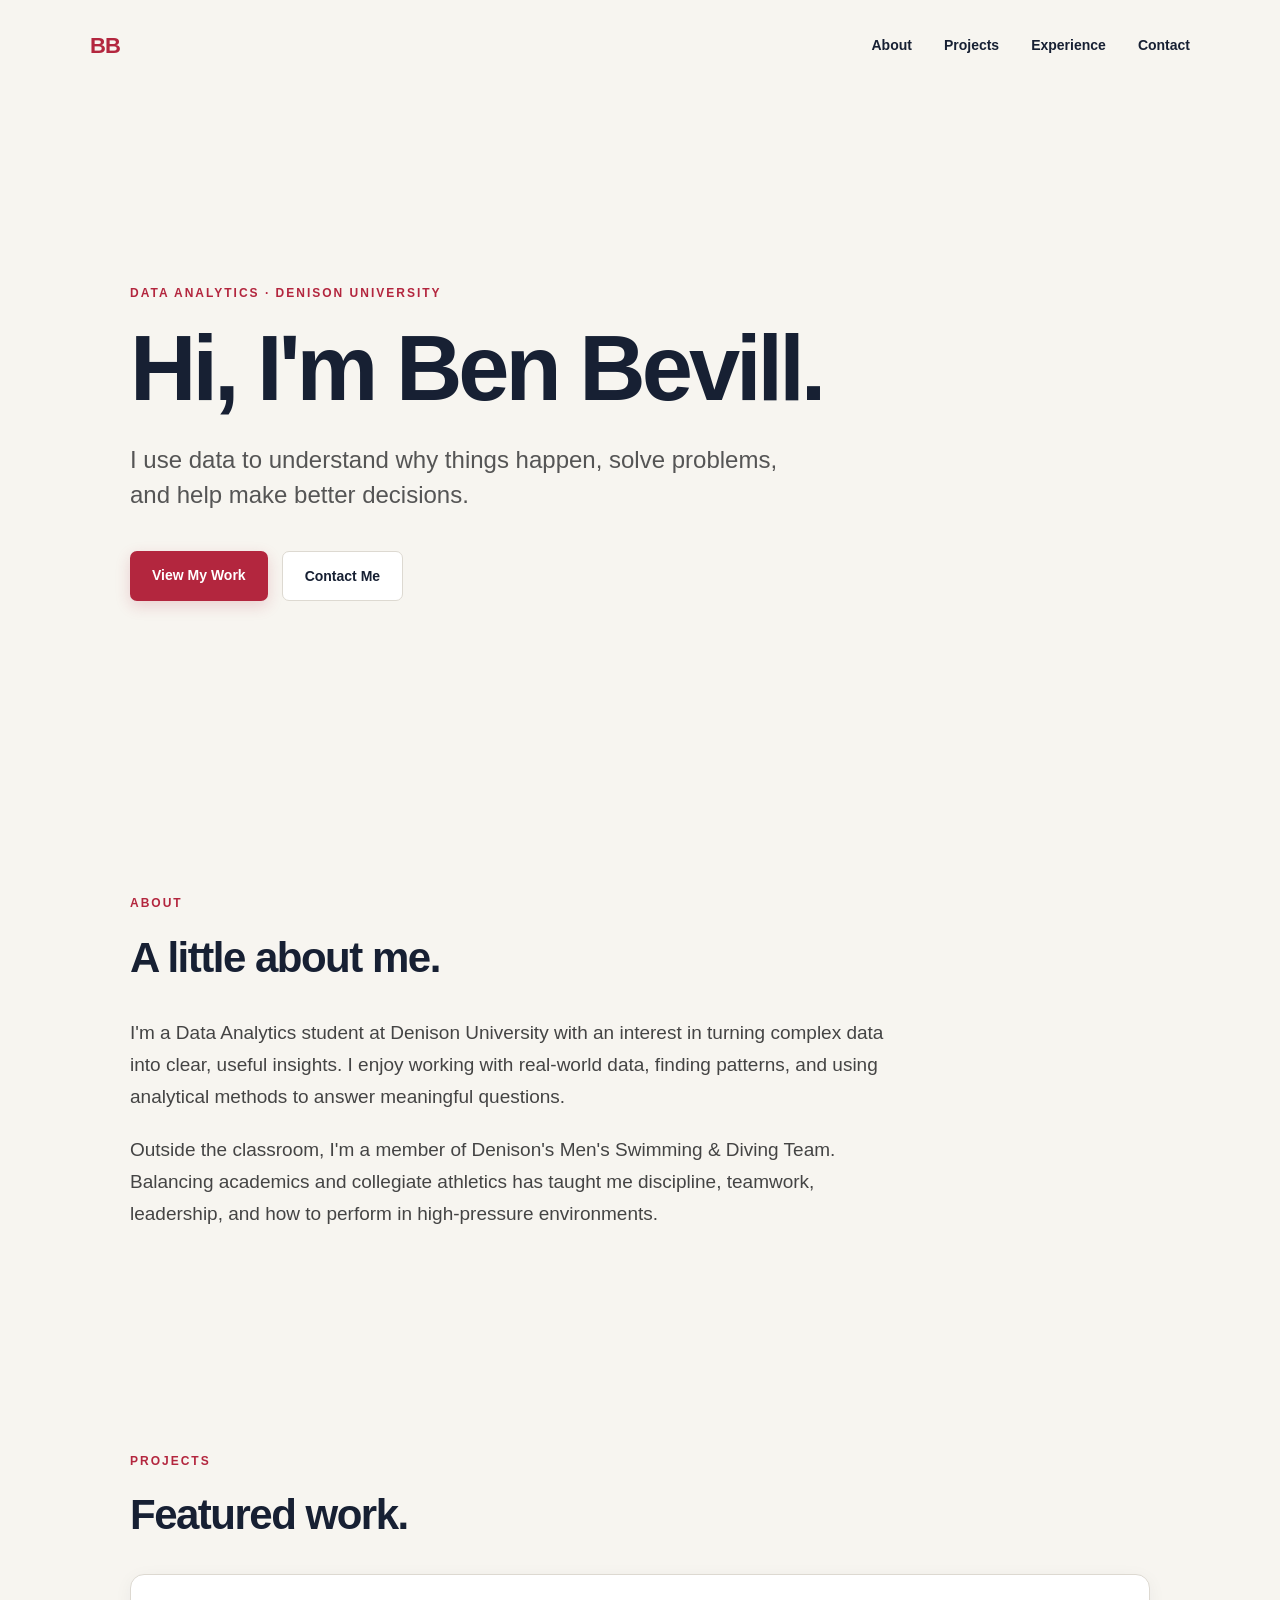
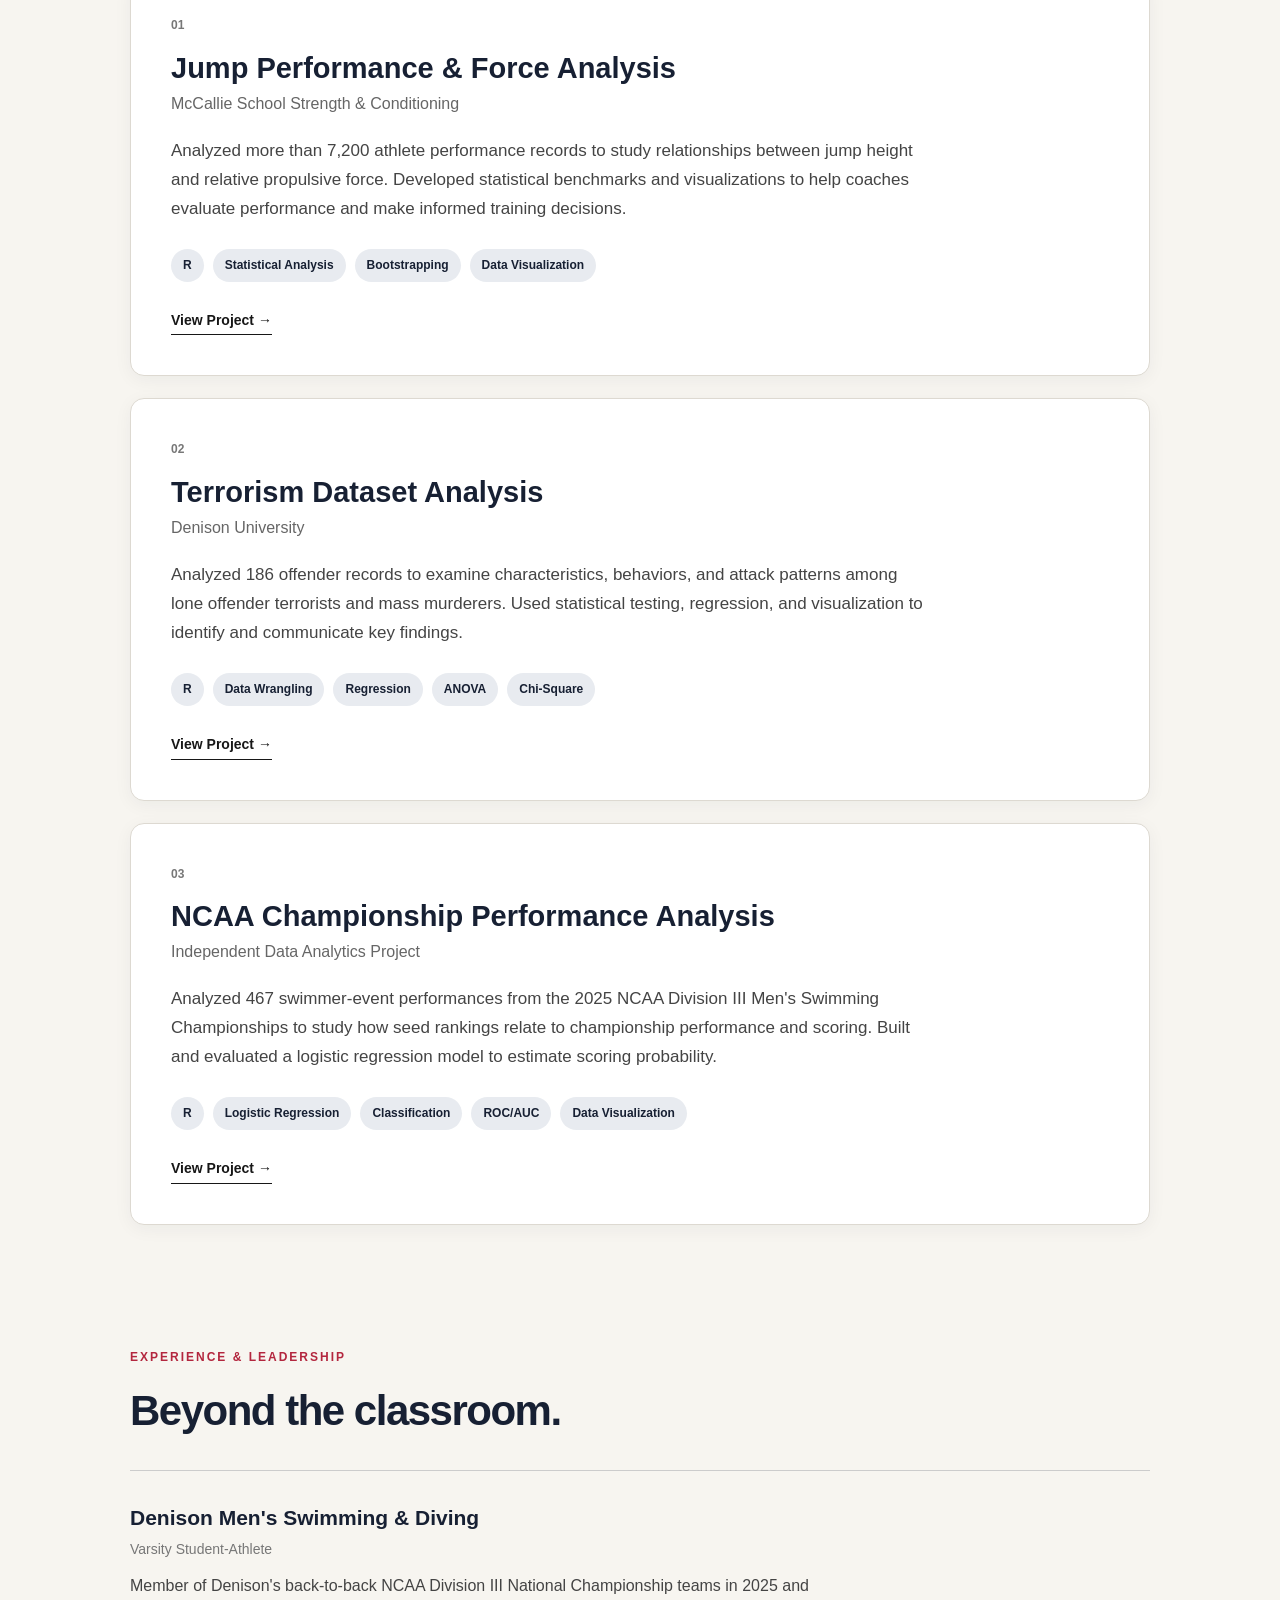
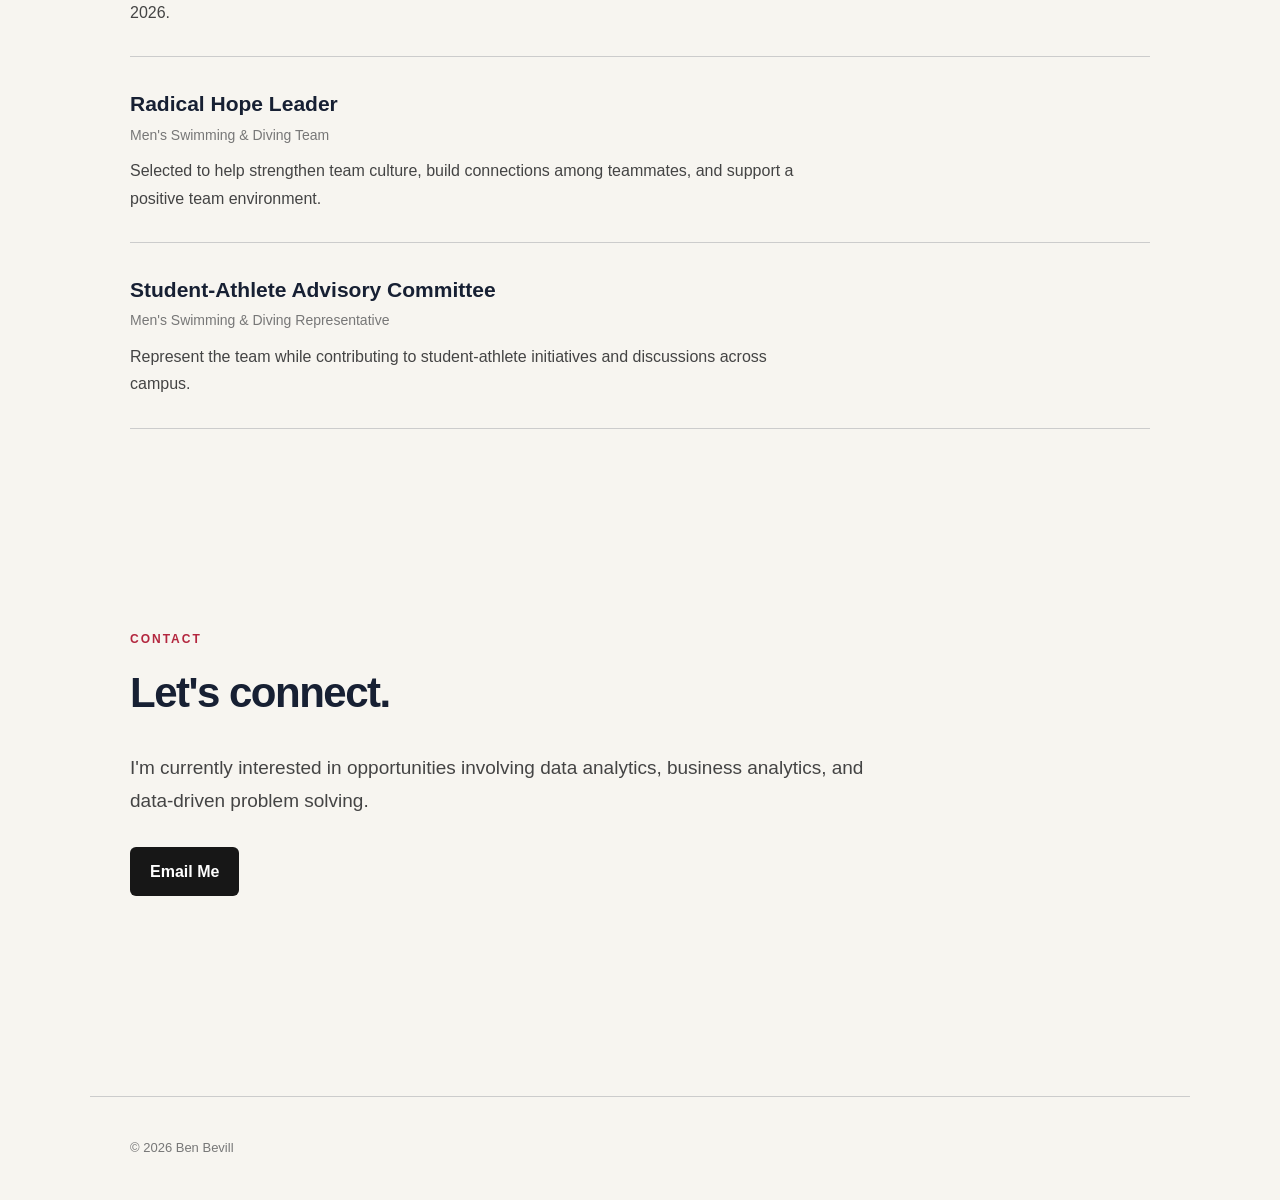
<file: index.html>
<!DOCTYPE html>
<html lang="en">

<head>
    <meta charset="UTF-8">
    <meta name="viewport" content="width=device-width, initial-scale=1.0">

    <title>Ben Bevill | Data Analytics</title>

    <meta
        name="description"
        content="Portfolio of Ben Bevill, a Data Analytics student at Denison University."
    >

    <link rel="stylesheet" href="style.css">
</head>


<body>

    <!-- NAVIGATION -->

    <nav>

        <div class="logo">BB</div>

        <div class="nav-links">
            <a href="#about">About</a>
            <a href="#projects">Projects</a>
            <a href="#experience">Experience</a>
            <a href="#contact">Contact</a>
        </div>

    </nav>


    <main>


        <!-- HERO -->

        <section class="hero">

            <p class="eyebrow">
                DATA ANALYTICS · DENISON UNIVERSITY
            </p>

            <h1>
                Hi, I'm Ben Bevill.
            </h1>

            <p class="hero-text">
                I use data to understand why things happen,
                solve problems, and help make better decisions.
            </p>

            <div class="hero-buttons">

                <a
                    href="#projects"
                    class="primary-button"
                >
                    View My Work
                </a>

                <a
                    href="#contact"
                    class="secondary-button"
                >
                    Contact Me
                </a>

            </div>

        </section>



        <!--  -->

        <section id="about">

            <p class="section-label">
                ABOUT
            </p>

            <h2>
                A little about me.
            </h2>

            <p>
                I'm a Data Analytics student at Denison University
                with an interest in turning complex data into clear,
                useful insights. I enjoy working with real-world data,
                finding patterns, and using analytical methods to
                answer meaningful questions.
            </p>

            <p>
                Outside the classroom, I'm a member of Denison's
                Men's Swimming & Diving Team. Balancing academics
                and collegiate athletics has taught me discipline,
                teamwork, leadership, and how to perform in
                high-pressure environments.
            </p>

        </section>



        <!-- PROJECTS -->

        <section id="projects">

            <p class="section-label">
                PROJECTS
            </p>

            <h2>
                Featured work.
            </h2>


            <!-- MCCALLIE PROJECT -->

            <article class="project-card">

                <p class="project-number">
                    01
                </p>

                <h3>
                    Jump Performance & Force Analysis
                </h3>

                <p class="project-company">
                    McCallie School Strength & Conditioning
                </p>

                <p>
                    Analyzed more than 7,200 athlete performance
                    records to study relationships between jump
                    height and relative propulsive force. Developed
                    statistical benchmarks and visualizations to
                    help coaches evaluate performance and make
                    informed training decisions.
                </p>

                <div class="skills">

                    <span>R</span>
                    <span>Statistical Analysis</span>
                    <span>Bootstrapping</span>
                    <span>Data Visualization</span>

                </div>

                <a
                    href="mccallie.html"
                    class="project-link"
                >
                    View Project →
                </a>

            </article>


            <!-- TERRORISM DATASET PROJECT -->
            
            <article class="project-card">
            
                <p class="project-number">
                    02
                </p>
            
                <h3>
                    Terrorism Dataset Analysis
                </h3>
            
                <p class="project-company">
                    Denison University
                </p>
            
                <p>
                    Analyzed 186 offender records to examine characteristics,
                    behaviors, and attack patterns among lone offender terrorists
                    and mass murderers. Used statistical testing, regression,
                    and visualization to identify and communicate key findings.
                </p>
            
                <div class="skills">
            
                    <span>R</span>
                    <span>Data Wrangling</span>
                    <span>Regression</span>
                    <span>ANOVA</span>
                    <span>Chi-Square</span>
            
                </div>
            
                <a
                    href="terrorism.html"
                    class="project-link"
                >
                    View Project →
                </a>
            
            </article>

        <!-- NCAA SWIMMING PROJECT -->
        
        <article class="project-card">
        
            <p class="project-number">
                03
            </p>
        
            <h3>
                NCAA Championship Performance Analysis
            </h3>
        
            <p class="project-company">
                Independent Data Analytics Project
            </p>
        
            <p>
                Analyzed 467 swimmer-event performances from the 2025
                NCAA Division III Men's Swimming Championships to study
                how seed rankings relate to championship performance
                and scoring. Built and evaluated a logistic regression
                model to estimate scoring probability.
            </p>
        
            <div class="skills">
        
                <span>R</span>
                <span>Logistic Regression</span>
                <span>Classification</span>
                <span>ROC/AUC</span>
                <span>Data Visualization</span>
        
            </div>
        
            <a
                href="swimming.html"
                class="project-link"
            >
                View Project →
            </a>
        
        </article>
        

        <!-- EXPERIENCE & LEADERSHIP -->

        <section id="experience">

            <p class="section-label">
                EXPERIENCE & LEADERSHIP
            </p>

            <h2>
                Beyond the classroom.
            </h2>


            <div class="experience-item">

                <h3>
                    Denison Men's Swimming & Diving
                </h3>

                <p>
                    Varsity Student-Athlete
                </p>

                <p>
                    Member of Denison's back-to-back NCAA
                    Division III National Championship teams
                    in 2025 and 2026.
                </p>

            </div>


            <div class="experience-item">

                <h3>
                    Radical Hope Leader
                </h3>

                <p>
                    Men's Swimming & Diving Team
                </p>

                <p>
                    Selected to help strengthen team culture,
                    build connections among teammates, and
                    support a positive team environment.
                </p>

            </div>


            <div class="experience-item">

                <h3>
                    Student-Athlete Advisory Committee
                </h3>

                <p>
                    Men's Swimming & Diving Representative
                </p>

                <p>
                    Represent the team while contributing to
                    student-athlete initiatives and discussions
                    across campus.
                </p>

            </div>

        </section>



        <!-- CONTACT -->

        <section id="contact">

            <p class="section-label">
                CONTACT
            </p>

            <h2>
                Let's connect.
            </h2>

            <p>
                I'm currently interested in opportunities involving
                data analytics, business analytics, and data-driven
                problem solving.
            </p>


            <div class="contact-links">

                <a href="mailto:bevill_b1@denison.edu">
                    Email Me
                </a>

                <!-- LinkedIn and GitHub will be added here -->

            </div>

        </section>


    </main>



    <!-- FOOTER -->

    <footer>

        <p>
            © 2026 Ben Bevill
        </p>

    </footer>


</body>

</html>
</file>
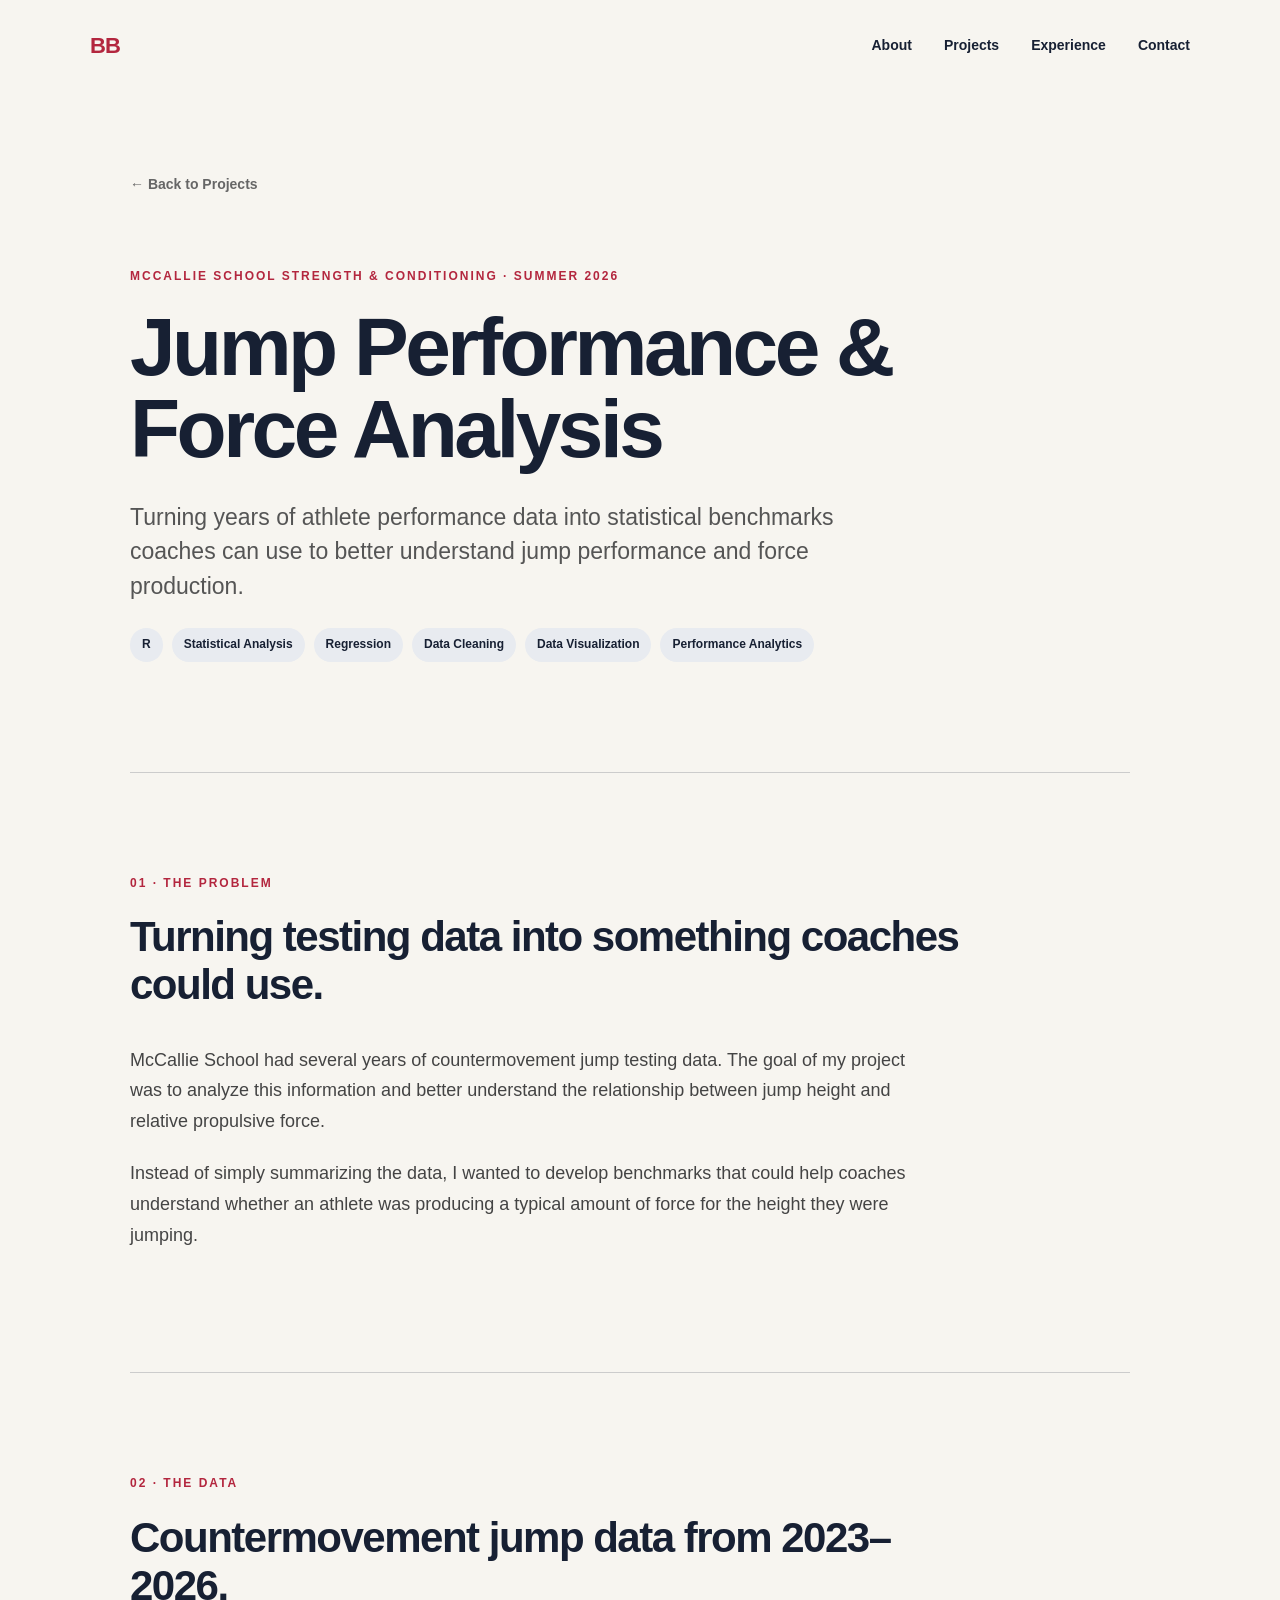
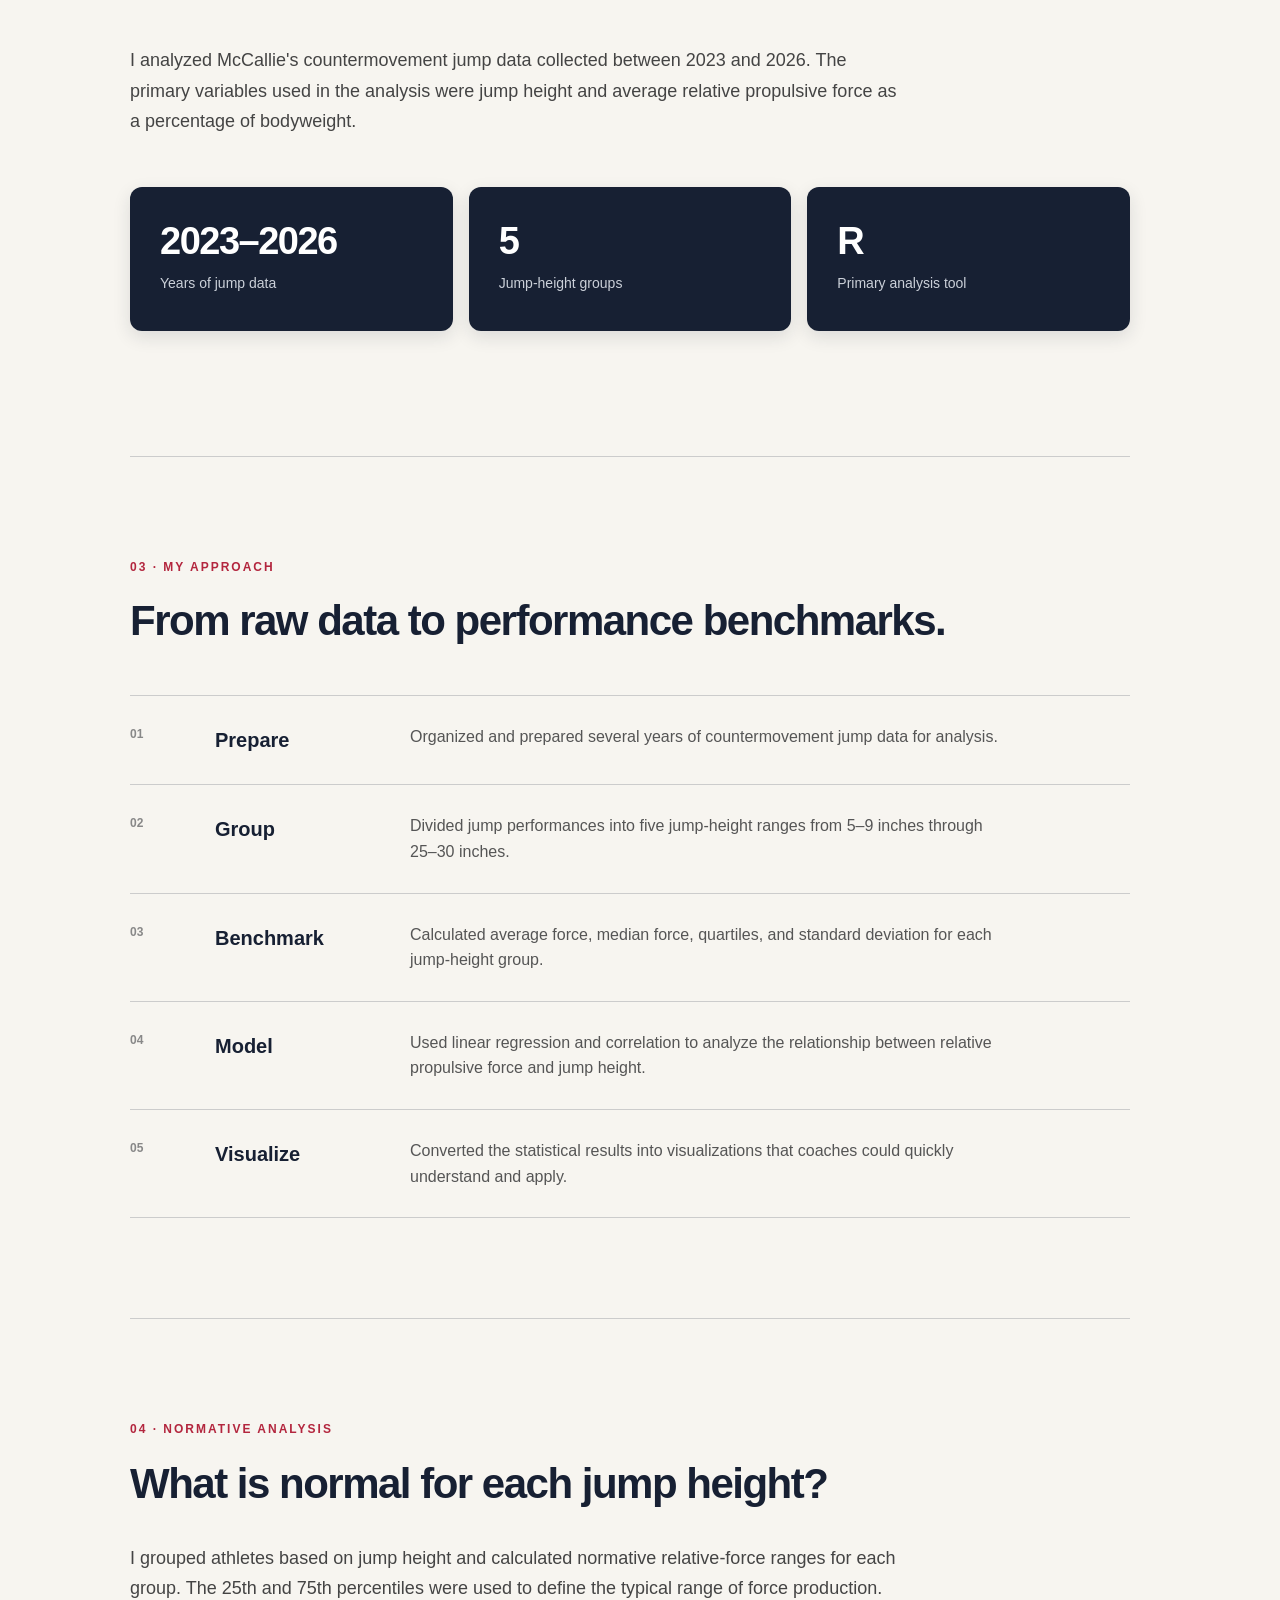
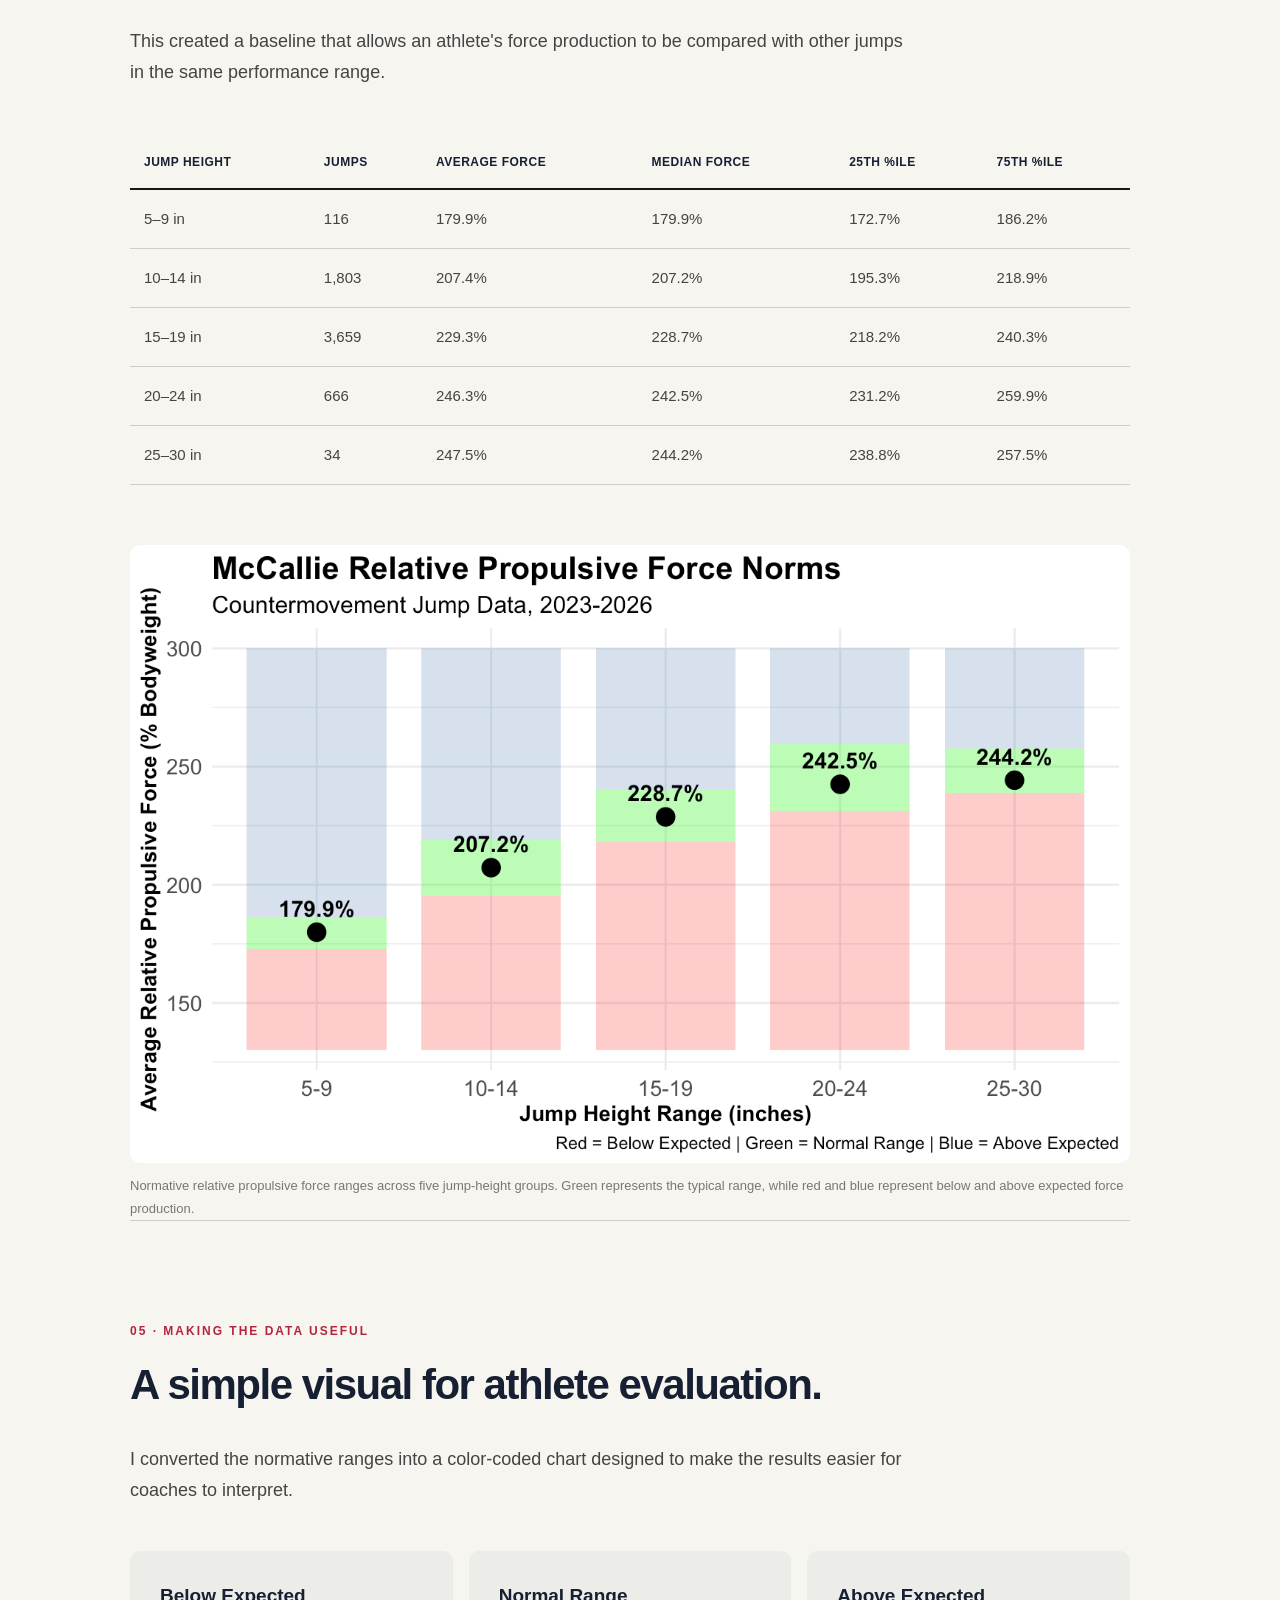
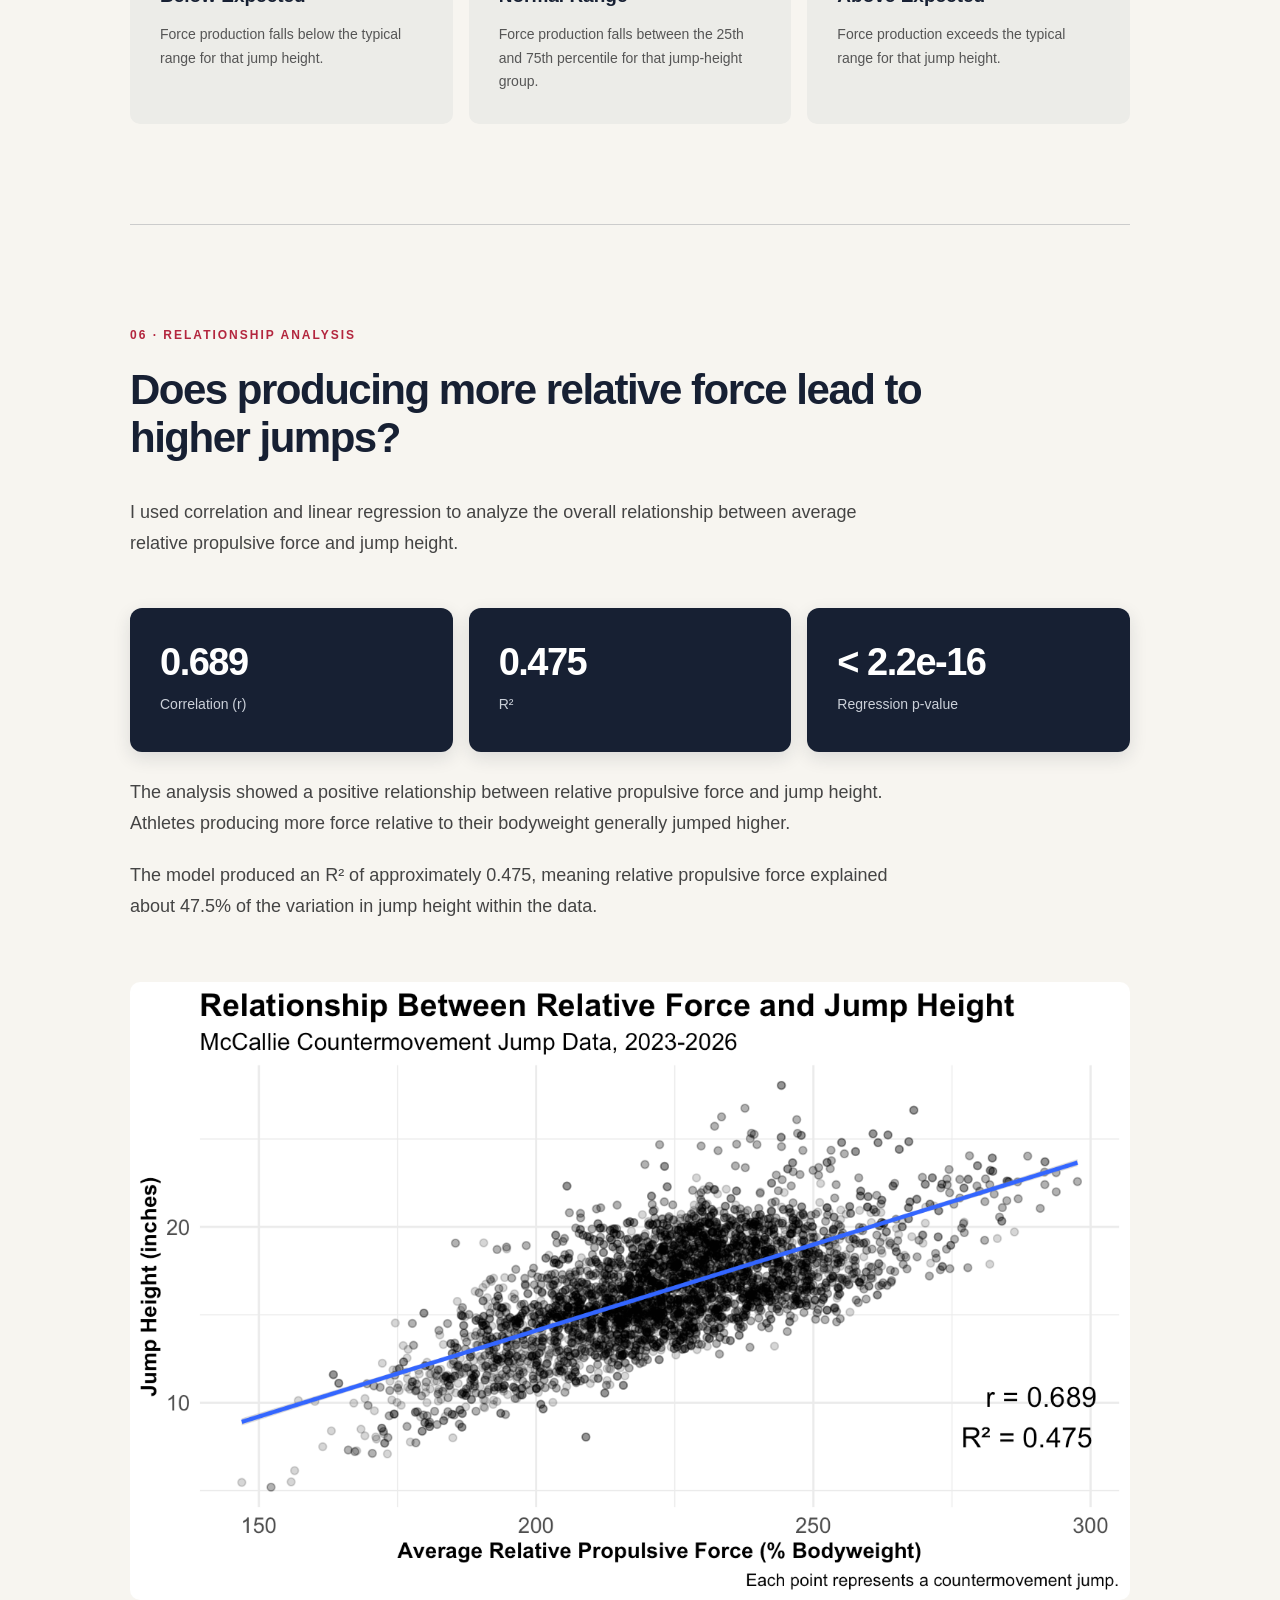
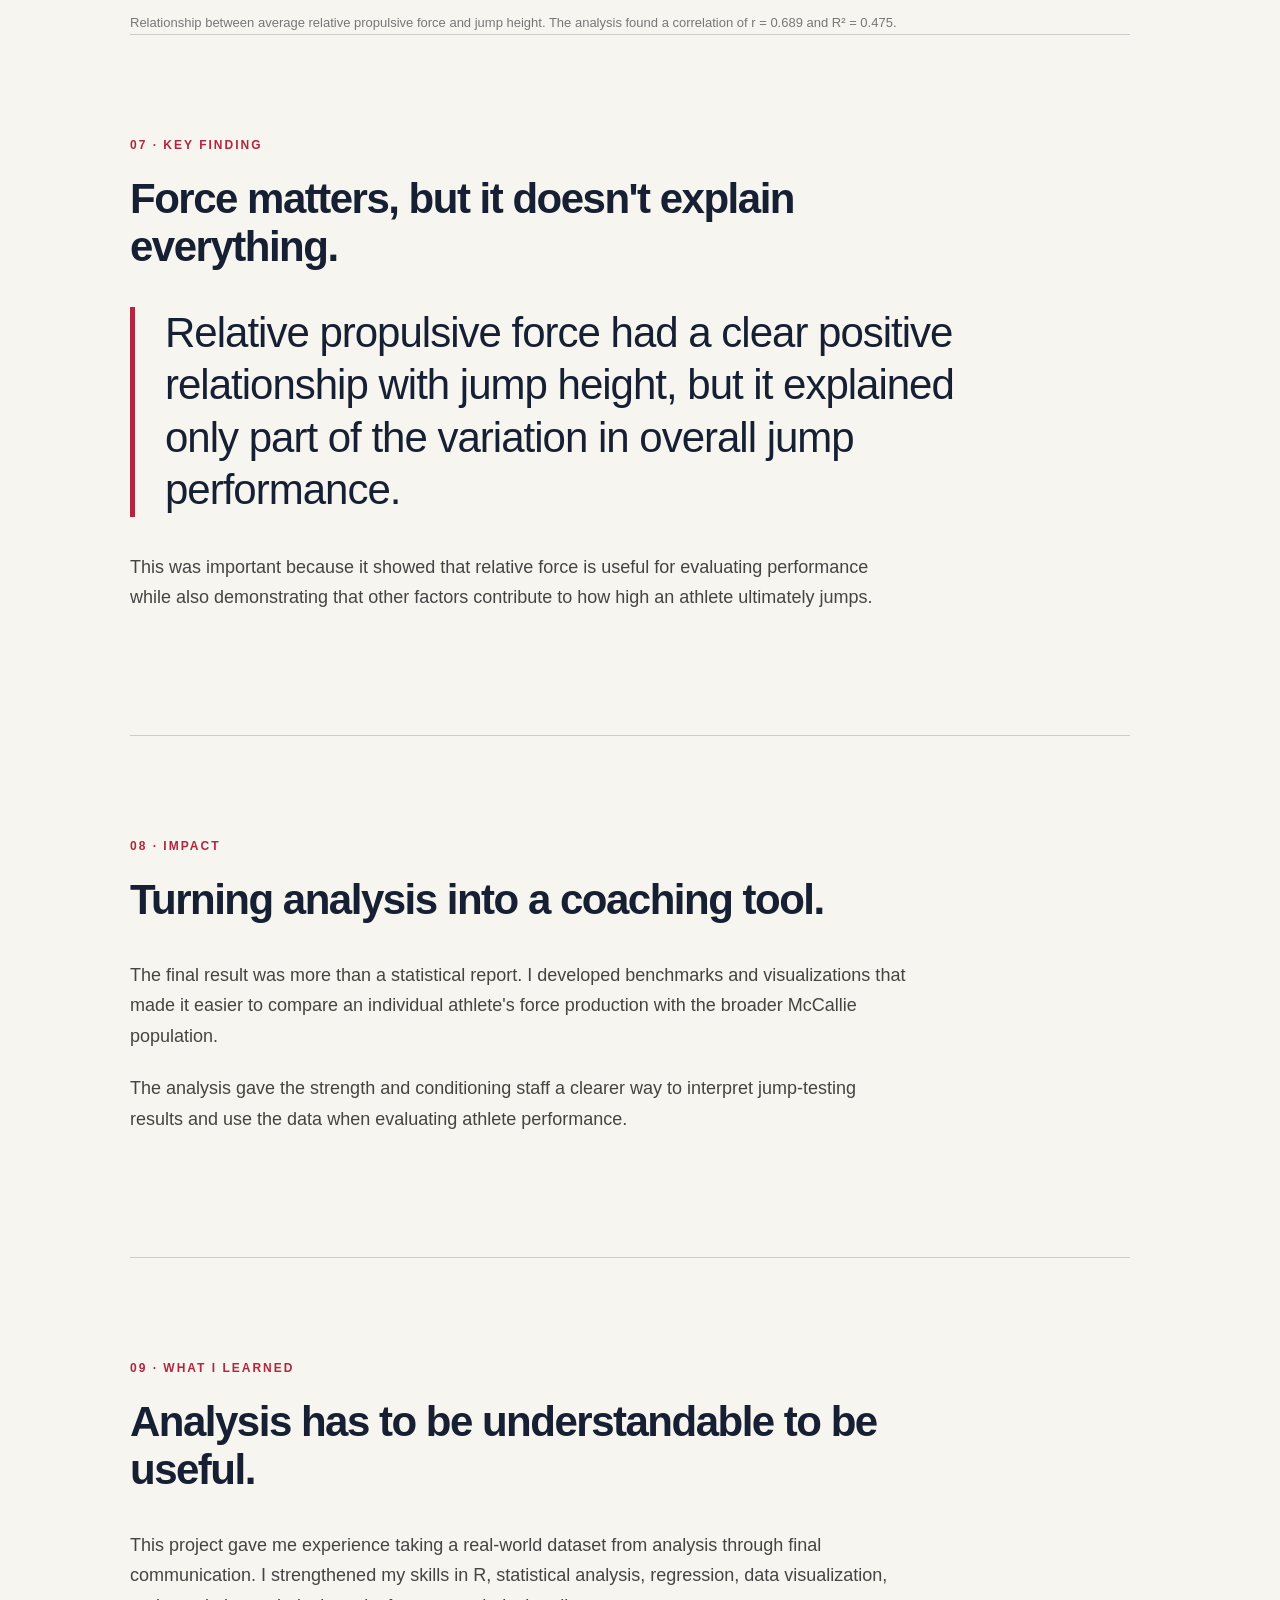
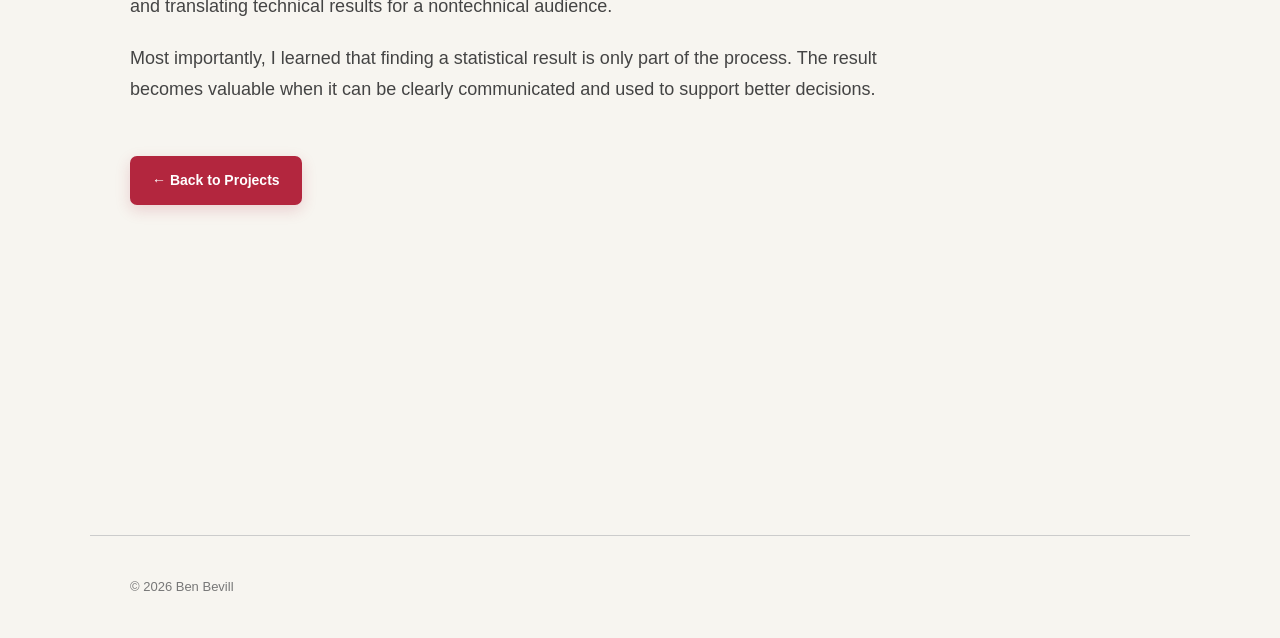
<file: mccallie.html>
<!DOCTYPE html>
<html lang="en">

<head>
    <meta charset="UTF-8">
    <meta name="viewport" content="width=device-width, initial-scale=1.0">

    <title>Jump Performance & Force Analysis | Ben Bevill</title>

    <meta
        name="description"
        content="McCallie School Jump Performance and Relative Propulsive Force Analysis by Ben Bevill."
    >

    <link rel="stylesheet" href="style.css">
</head>

<body>

    <!-- NAVIGATION -->

    <nav>

        <a href="index.html" class="logo">BB</a>

        <div class="nav-links">
            <a href="index.html#about">About</a>
            <a href="index.html#projects">Projects</a>
            <a href="index.html#experience">Experience</a>
            <a href="index.html#contact">Contact</a>
        </div>

    </nav>


    <main>

        <!-- PROJECT HERO -->

        <section class="project-hero">

            <a href="index.html#projects" class="back-link">
                ← Back to Projects
            </a>

            <p class="eyebrow">
                MCCALLIE SCHOOL STRENGTH & CONDITIONING · SUMMER 2026
            </p>

            <h1>
                Jump Performance & Force Analysis
            </h1>

            <p class="project-intro">
                Turning years of athlete performance data into
                statistical benchmarks coaches can use to better
                understand jump performance and force production.
            </p>

            <div class="skills">
                <span>R</span>
                <span>Statistical Analysis</span>
                <span>Regression</span>
                <span>Data Cleaning</span>
                <span>Data Visualization</span>
                <span>Performance Analytics</span>
            </div>

        </section>



        <!-- THE PROBLEM -->

        <section class="case-section">

            <p class="section-label">
                01 · THE PROBLEM
            </p>

            <h2>
                Turning testing data into something coaches could use.
            </h2>

            <p>
                McCallie School had several years of countermovement
                jump testing data. The goal of my project was to analyze
                this information and better understand the relationship
                between jump height and relative propulsive force.
            </p>

            <p>
                Instead of simply summarizing the data, I wanted to
                develop benchmarks that could help coaches understand
                whether an athlete was producing a typical amount of
                force for the height they were jumping.
            </p>

        </section>



        <!-- THE DATA -->

        <section class="case-section">

            <p class="section-label">
                02 · THE DATA
            </p>

            <h2>
                Countermovement jump data from 2023–2026.
            </h2>

            <p>
                I analyzed McCallie's countermovement jump data collected
                between 2023 and 2026. The primary variables used in the
                analysis were jump height and average relative propulsive
                force as a percentage of bodyweight.
            </p>

            <div class="stat-grid">

                <div class="stat-card">
                    <h3>2023–2026</h3>
                    <p>Years of jump data</p>
                </div>

                <div class="stat-card">
                    <h3>5</h3>
                    <p>Jump-height groups</p>
                </div>

                <div class="stat-card">
                    <h3>R</h3>
                    <p>Primary analysis tool</p>
                </div>

            </div>

        </section>



        <!-- ANALYTICAL APPROACH -->

        <section class="case-section">

            <p class="section-label">
                03 · MY APPROACH
            </p>

            <h2>
                From raw data to performance benchmarks.
            </h2>

            <div class="process-grid">

                <div class="process-step">

                    <p>01</p>

                    <h3>Prepare</h3>

                    <span>
                        Organized and prepared several years of
                        countermovement jump data for analysis.
                    </span>

                </div>


                <div class="process-step">

                    <p>02</p>

                    <h3>Group</h3>

                    <span>
                        Divided jump performances into five jump-height
                        ranges from 5–9 inches through 25–30 inches.
                    </span>

                </div>


                <div class="process-step">

                    <p>03</p>

                    <h3>Benchmark</h3>

                    <span>
                        Calculated average force, median force,
                        quartiles, and standard deviation for each
                        jump-height group.
                    </span>

                </div>


                <div class="process-step">

                    <p>04</p>

                    <h3>Model</h3>

                    <span>
                        Used linear regression and correlation to
                        analyze the relationship between relative
                        propulsive force and jump height.
                    </span>

                </div>


                <div class="process-step">

                    <p>05</p>

                    <h3>Visualize</h3>

                    <span>
                        Converted the statistical results into
                        visualizations that coaches could quickly
                        understand and apply.
                    </span>

                </div>

            </div>

        </section>



        <!-- NORMATIVE ANALYSIS -->

        <section class="case-section">

            <p class="section-label">
                04 · NORMATIVE ANALYSIS
            </p>

            <h2>
                What is normal for each jump height?
            </h2>

            <p>
                I grouped athletes based on jump height and calculated
                normative relative-force ranges for each group. The
                25th and 75th percentiles were used to define the
                typical range of force production.
            </p>

            <p>
                This created a baseline that allows an athlete's force
                production to be compared with other jumps in the same
                performance range.
            </p>


            <!-- NORMATIVE TABLE -->

            <div class="table-wrapper">

                <table class="project-table">

                    <thead>

                        <tr>
                            <th>Jump Height</th>
                            <th>Jumps</th>
                            <th>Average Force</th>
                            <th>Median Force</th>
                            <th>25th %ile</th>
                            <th>75th %ile</th>
                        </tr>

                    </thead>

                    <tbody>

                        <tr>
                            <td>5–9 in</td>
                            <td>116</td>
                            <td>179.9%</td>
                            <td>179.9%</td>
                            <td>172.7%</td>
                            <td>186.2%</td>
                        </tr>

                        <tr>
                            <td>10–14 in</td>
                            <td>1,803</td>
                            <td>207.4%</td>
                            <td>207.2%</td>
                            <td>195.3%</td>
                            <td>218.9%</td>
                        </tr>

                        <tr>
                            <td>15–19 in</td>
                            <td>3,659</td>
                            <td>229.3%</td>
                            <td>228.7%</td>
                            <td>218.2%</td>
                            <td>240.3%</td>
                        </tr>

                        <tr>
                            <td>20–24 in</td>
                            <td>666</td>
                            <td>246.3%</td>
                            <td>242.5%</td>
                            <td>231.2%</td>
                            <td>259.9%</td>
                        </tr>

                        <tr>
                            <td>25–30 in</td>
                            <td>34</td>
                            <td>247.5%</td>
                            <td>244.2%</td>
                            <td>238.8%</td>
                            <td>257.5%</td>
                        </tr>

                    </tbody>

                </table>

            </div>


            <!--  PLACEHOLDER -->

            <div class="project-visual-container">

                <img
                    src="images/RelativeForceNorms.png"
                    alt="McCallie Relative Propulsive Force Norms by jump height"
                    class="project-visual"
                >
            
                <p class="visual-caption">
                    Normative relative propulsive force ranges across five
                    jump-height groups. Green represents the typical range,
                    while red and blue represent below and above expected
                    force production.
                </p>
            
            </div>
    

        <!-- VISUALIZATION EXPLANATION -->

        <section class="case-section">

            <p class="section-label">
                05 · MAKING THE DATA USEFUL
            </p>

            <h2>
                A simple visual for athlete evaluation.
            </h2>

            <p>
                I converted the normative ranges into a color-coded
                chart designed to make the results easier for coaches
                to interpret.
            </p>

            <div class="legend-grid">

                <div class="legend-item">
                    <h3>Below Expected</h3>
                    <p>
                        Force production falls below the typical range
                        for that jump height.
                    </p>
                </div>

                <div class="legend-item">
                    <h3>Normal Range</h3>
                    <p>
                        Force production falls between the 25th and
                        75th percentile for that jump-height group.
                    </p>
                </div>

                <div class="legend-item">
                    <h3>Above Expected</h3>
                    <p>
                        Force production exceeds the typical range
                        for that jump height.
                    </p>
                </div>

            </div>

        </section>



        <!-- REGRESSION -->

        <section class="case-section">

            <p class="section-label">
                06 · RELATIONSHIP ANALYSIS
            </p>

            <h2>
                Does producing more relative force lead to higher jumps?
            </h2>

            <p>
                I used correlation and linear regression to analyze
                the overall relationship between average relative
                propulsive force and jump height.
            </p>


            <div class="stat-grid">

                <div class="stat-card">
                    <h3>0.689</h3>
                    <p>Correlation (r)</p>
                </div>

                <div class="stat-card">
                    <h3>0.475</h3>
                    <p>R²</p>
                </div>

                <div class="stat-card">
                    <h3>&lt; 2.2e-16</h3>
                    <p>Regression p-value</p>
                </div>

            </div>


            <p>
                The analysis showed a positive relationship between
                relative propulsive force and jump height. Athletes
                producing more force relative to their bodyweight
                generally jumped higher.
            </p>

            <p>
                The model produced an R² of approximately 0.475,
                meaning relative propulsive force explained about
                47.5% of the variation in jump height within the data.
            </p>


            <!-- SCATTERPLOT PLACEHOLDER -->

          <div class="project-visual-container">

            <img
                src="images/RelativeForce_JumpHeight.png"
                alt="Relationship between relative propulsive force and jump height"
                class="project-visual"
            >
        
            <p class="visual-caption">
                Relationship between average relative propulsive force
                and jump height. The analysis found a correlation of
                r = 0.689 and R² = 0.475.
            </p>
        
        </div>


        <!-- KEY FINDING -->

        <section class="case-section">

            <p class="section-label">
                07 · KEY FINDING
            </p>

            <h2>
                Force matters, but it doesn't explain everything.
            </h2>

            <p class="large-takeaway">
                Relative propulsive force had a clear positive
                relationship with jump height, but it explained
                only part of the variation in overall jump performance.
            </p>

            <p>
                This was important because it showed that relative
                force is useful for evaluating performance while also
                demonstrating that other factors contribute to how
                high an athlete ultimately jumps.
            </p>

        </section>



        <!-- IMPACT -->

        <section class="case-section">

            <p class="section-label">
                08 · IMPACT
            </p>

            <h2>
                Turning analysis into a coaching tool.
            </h2>

            <p>
                The final result was more than a statistical report.
                I developed benchmarks and visualizations that made it
                easier to compare an individual athlete's force
                production with the broader McCallie population.
            </p>

            <p>
                The analysis gave the strength and conditioning staff
                a clearer way to interpret jump-testing results and
                use the data when evaluating athlete performance.
            </p>

        </section>



        <!-- TAKEAWAY -->

        <section class="case-section final-section">

            <p class="section-label">
                09 · WHAT I LEARNED
            </p>

            <h2>
                Analysis has to be understandable to be useful.
            </h2>

            <p>
                This project gave me experience taking a real-world
                dataset from analysis through final communication.
                I strengthened my skills in R, statistical analysis,
                regression, data visualization, and translating
                technical results for a nontechnical audience.
            </p>

            <p>
                Most importantly, I learned that finding a statistical
                result is only part of the process. The result becomes
                valuable when it can be clearly communicated and used
                to support better decisions.
            </p>


            <a
                href="index.html#projects"
                class="primary-button"
            >
                ← Back to Projects
            </a>

        </section>

    </main>


    <footer>

        <p>
            © 2026 Ben Bevill
        </p>

    </footer>


</body>

</html>
</file>
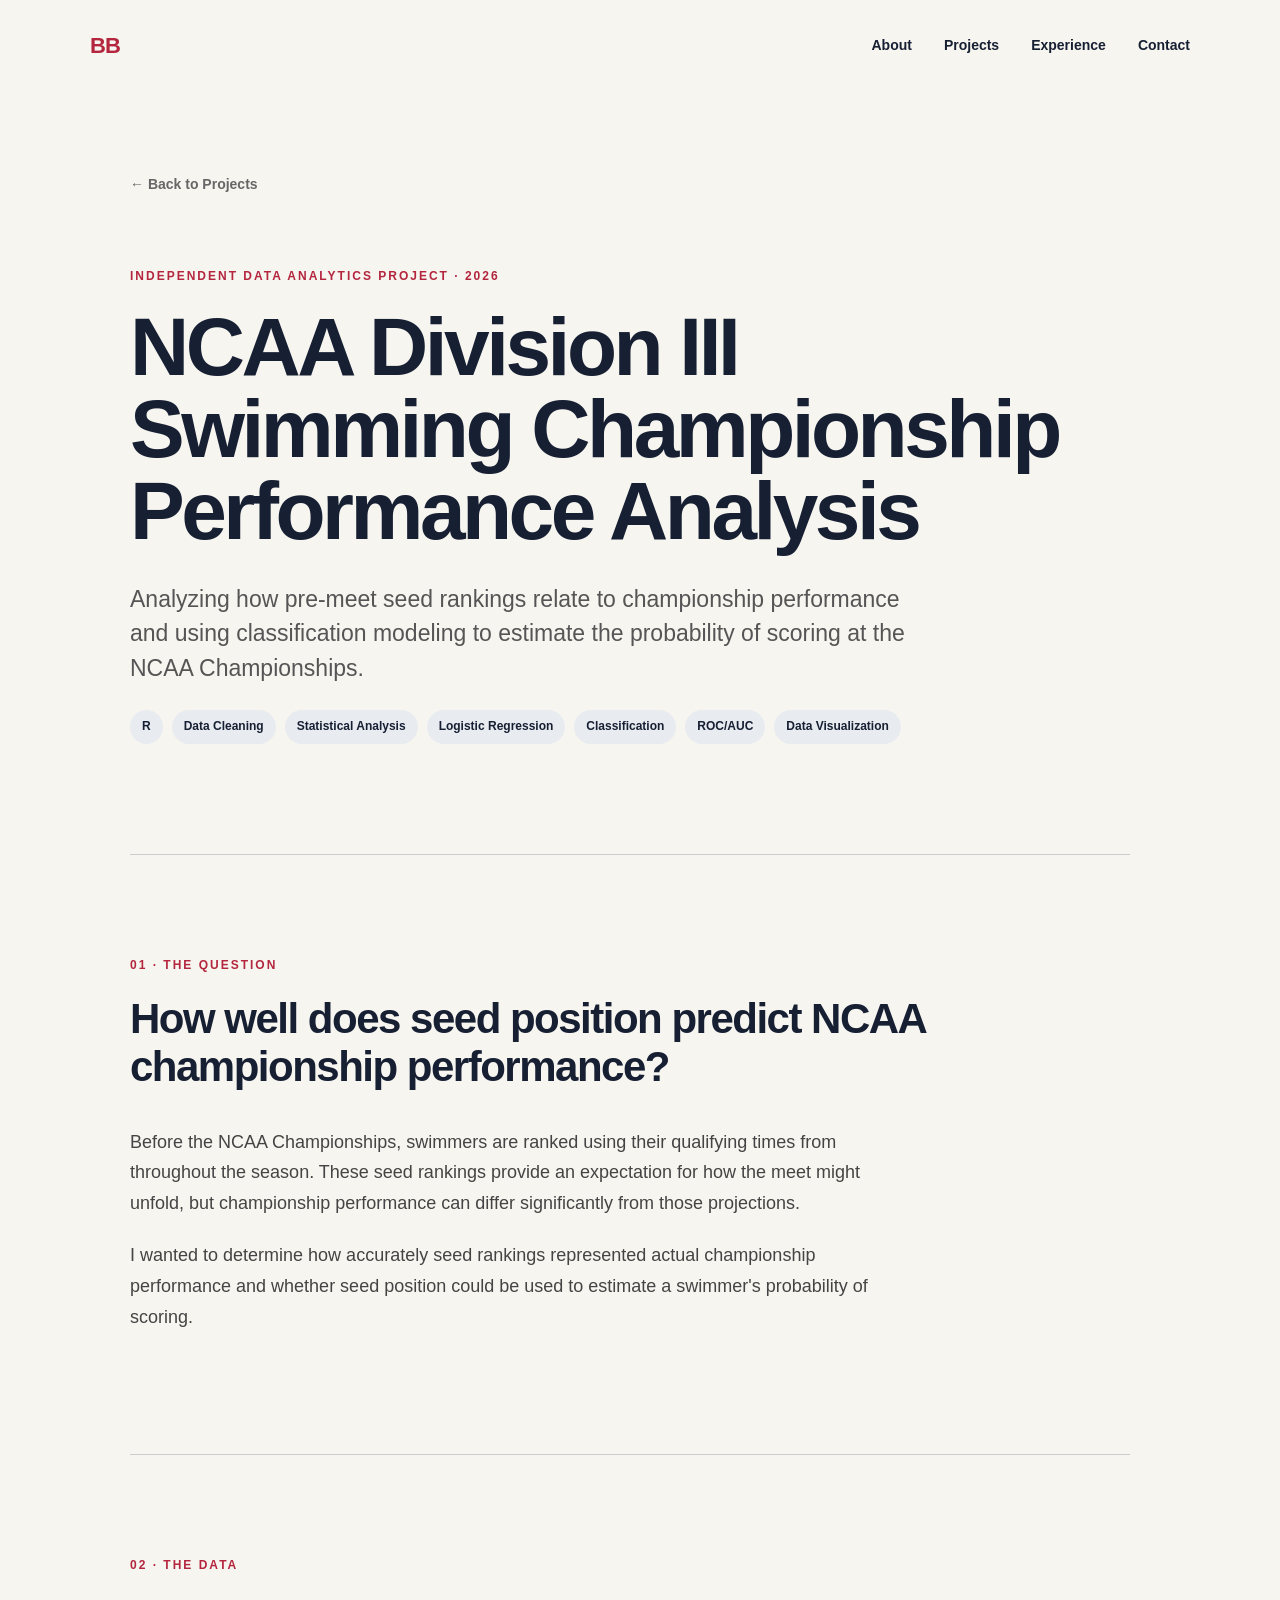
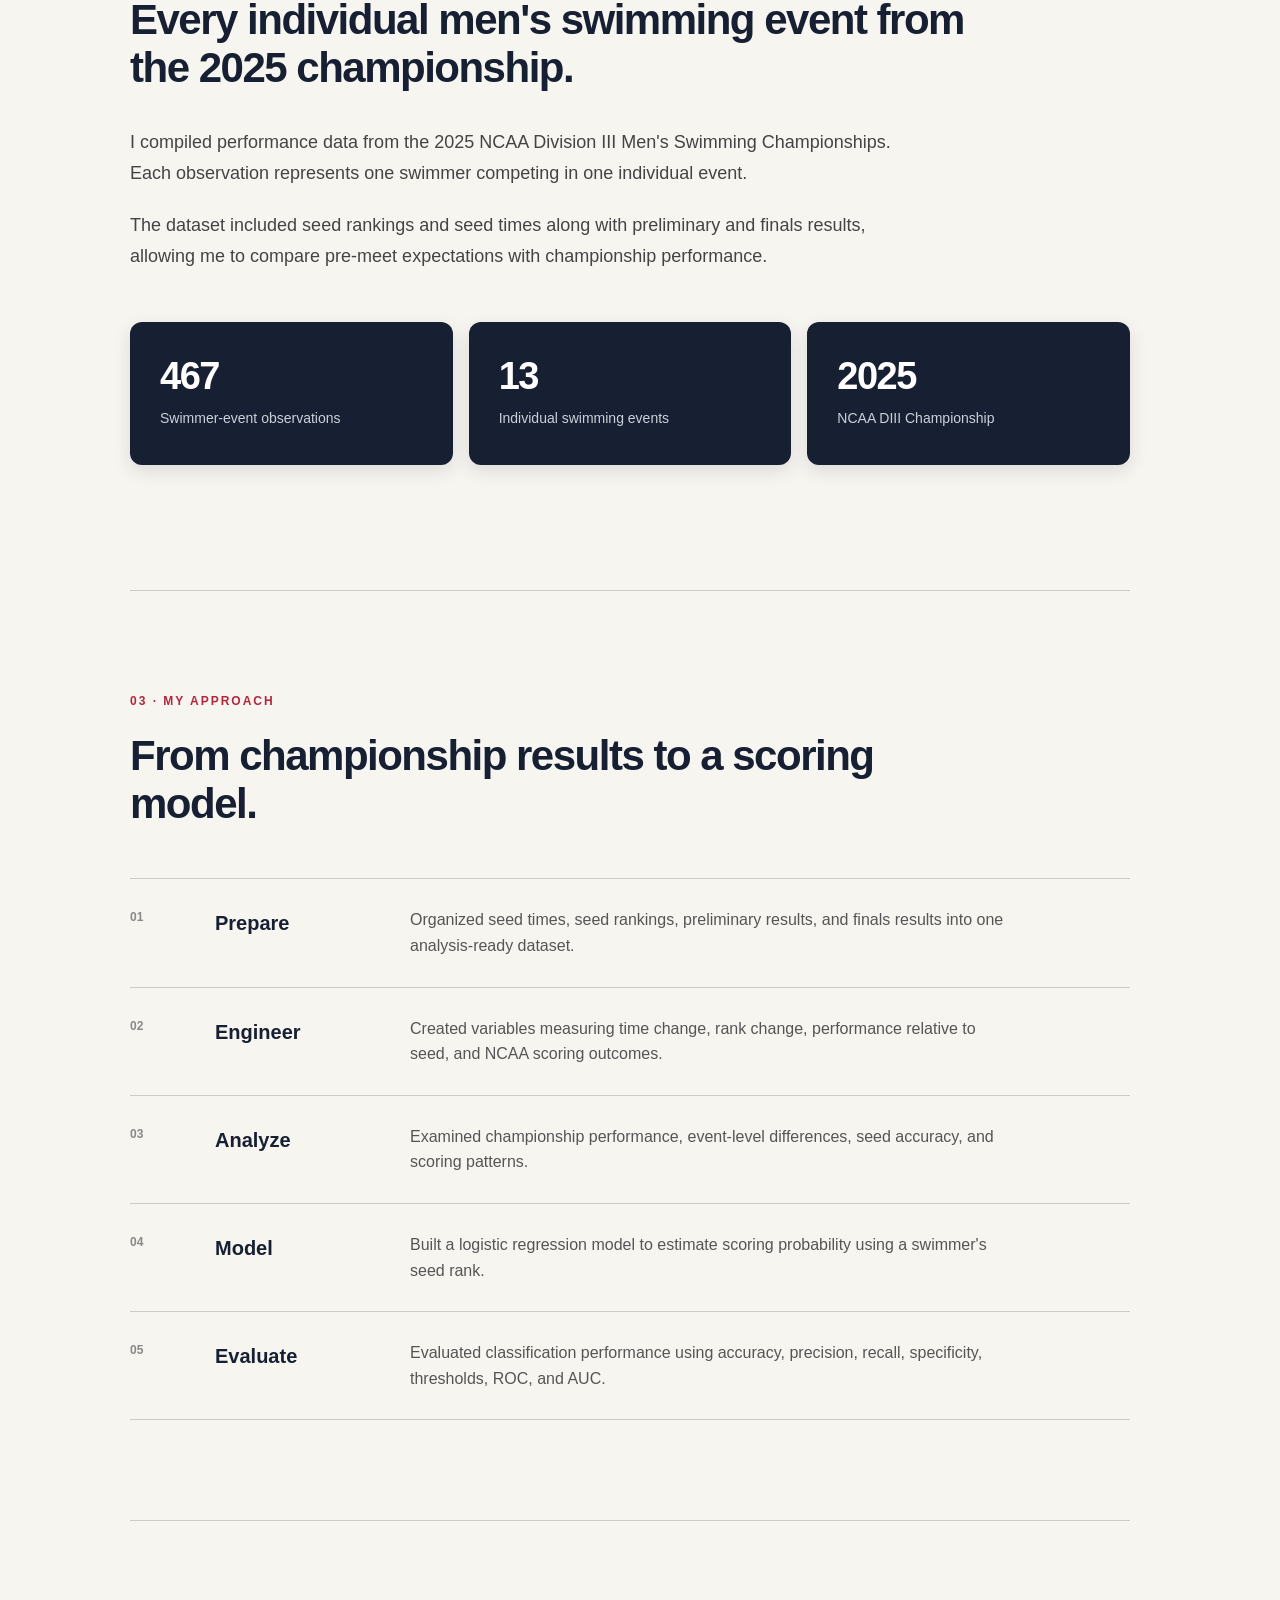
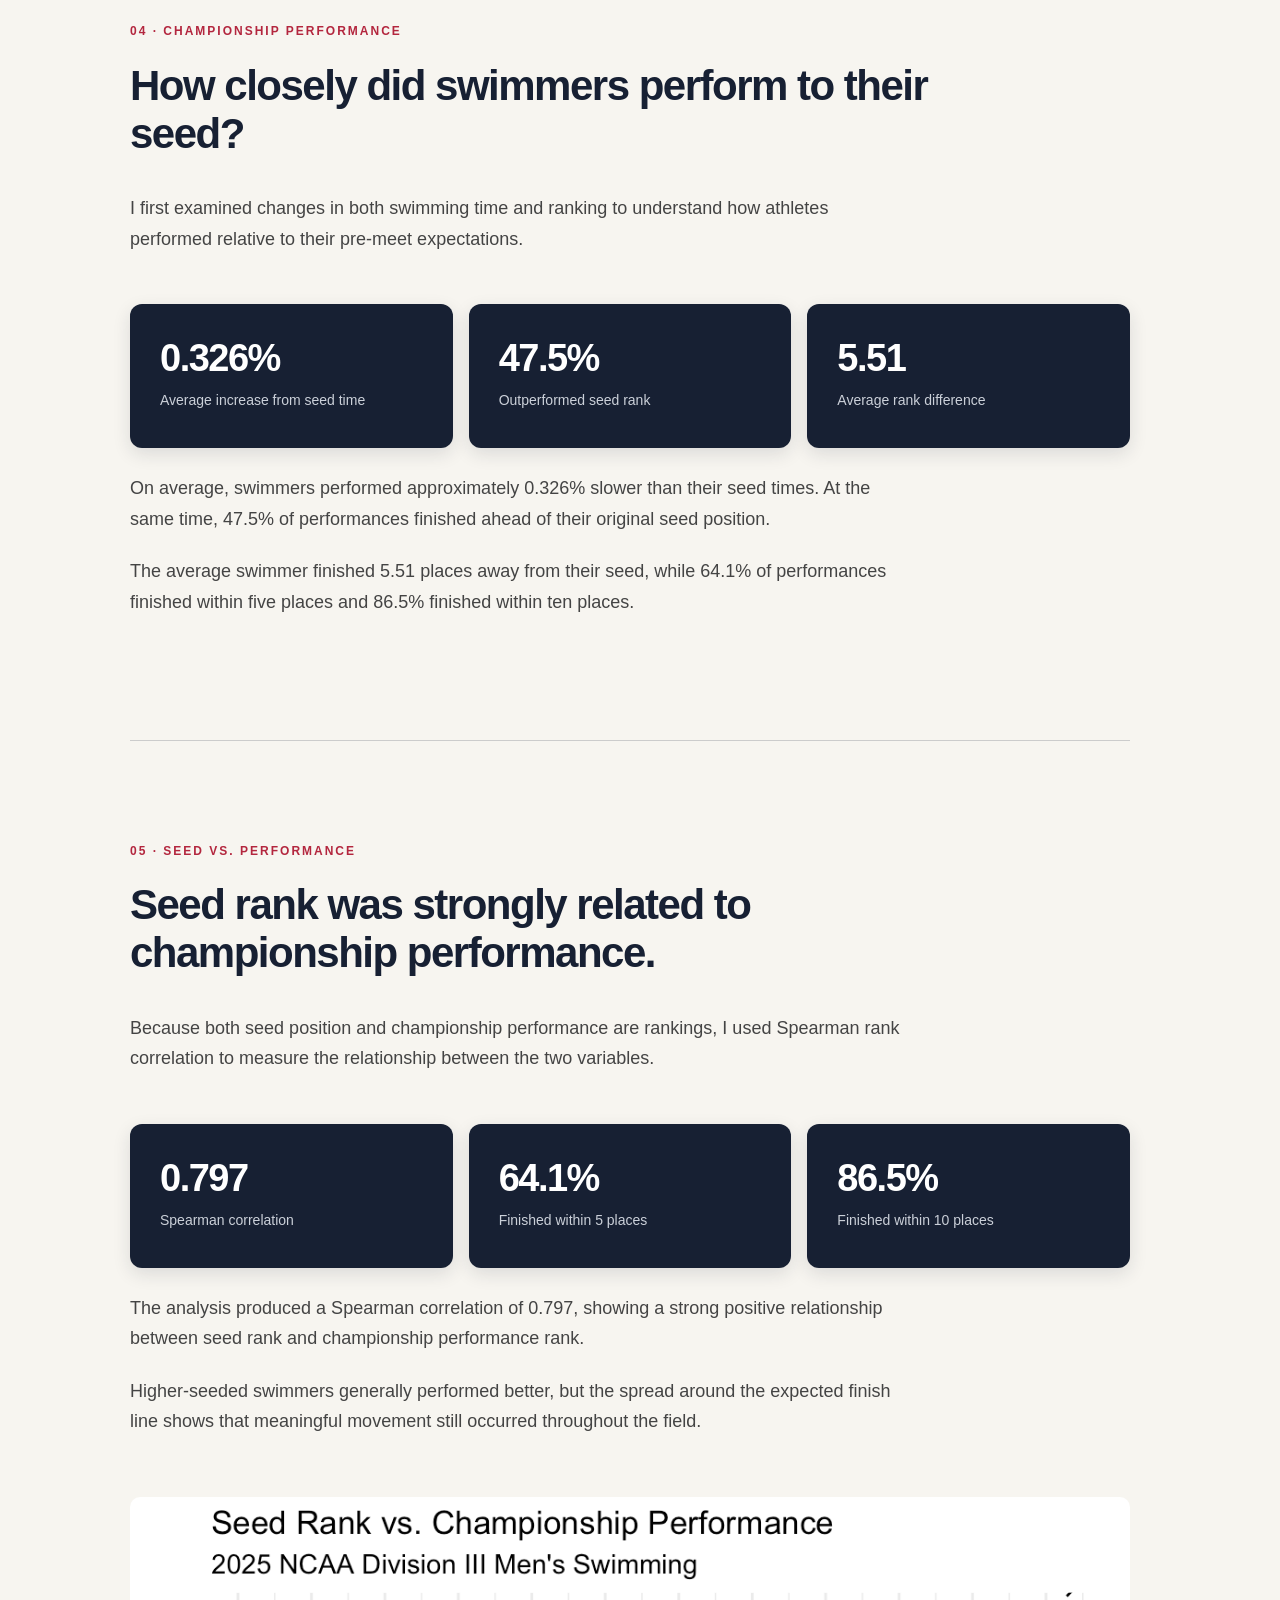
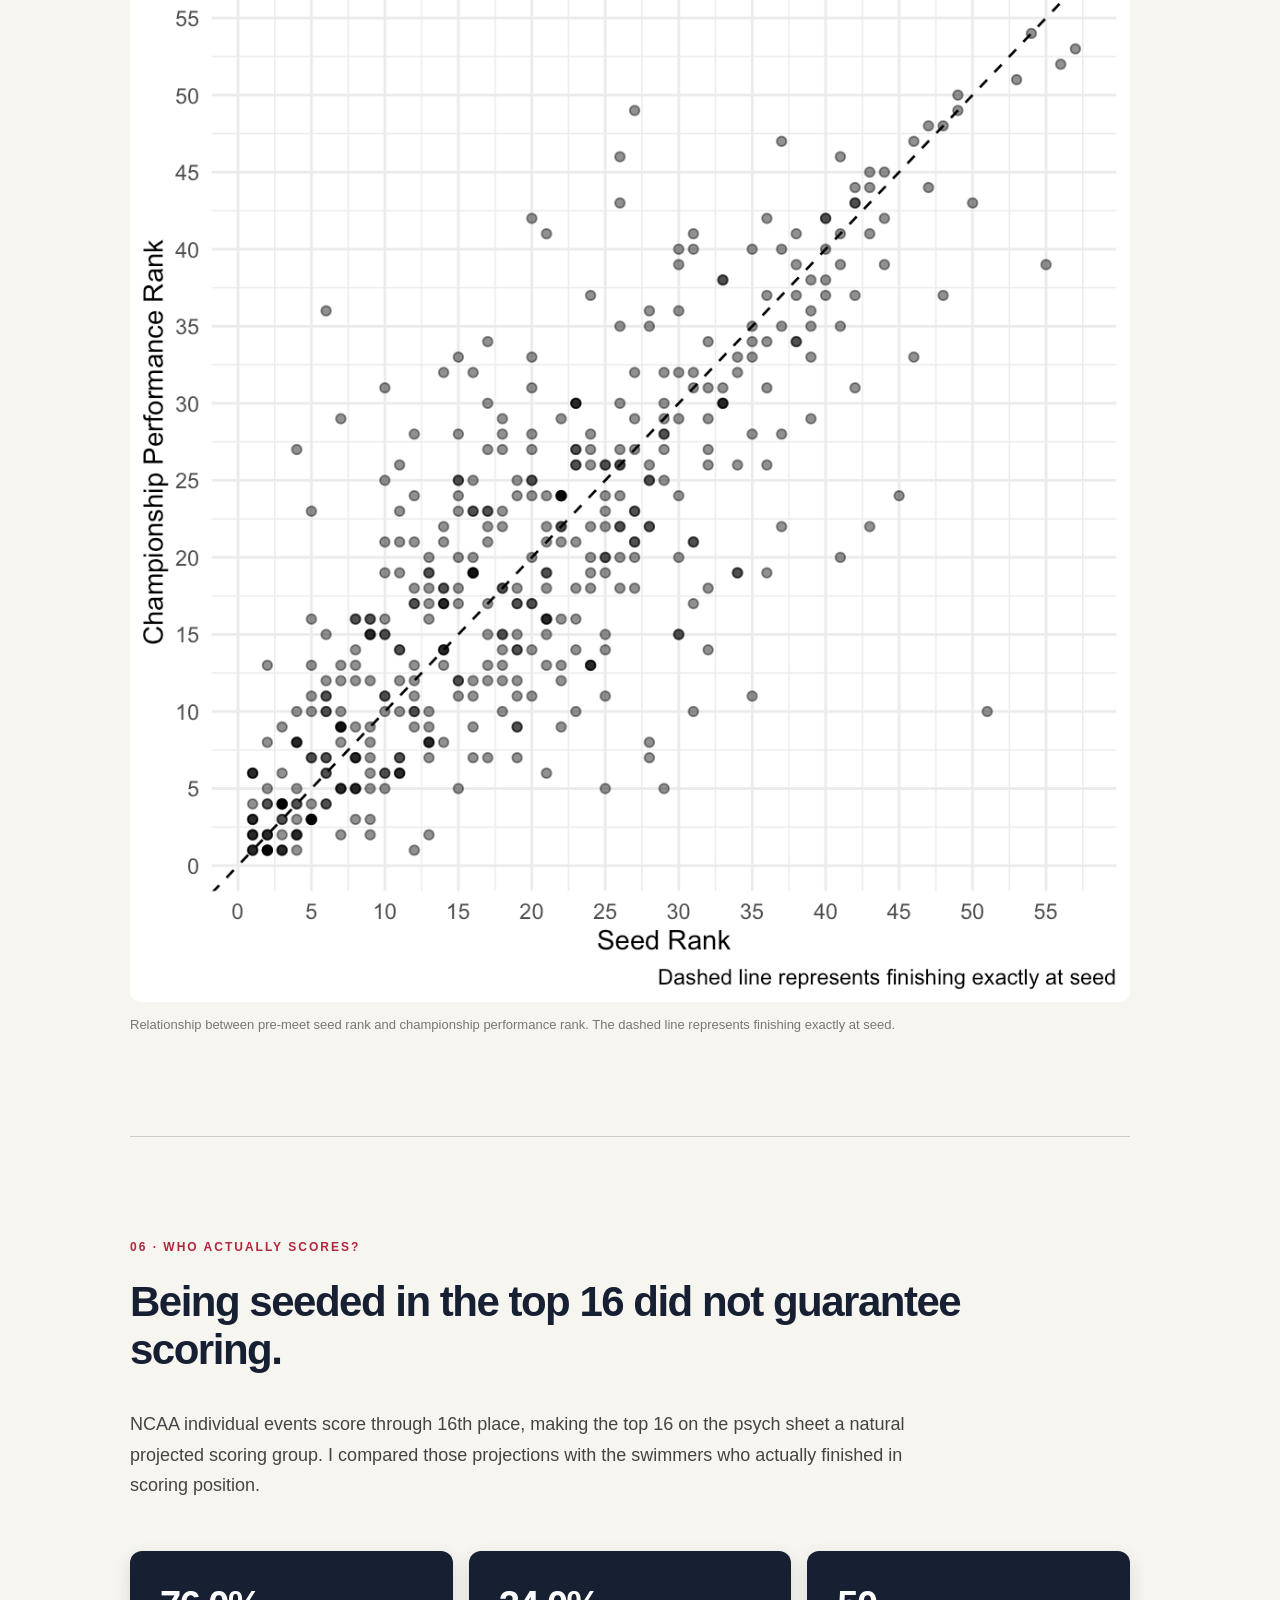
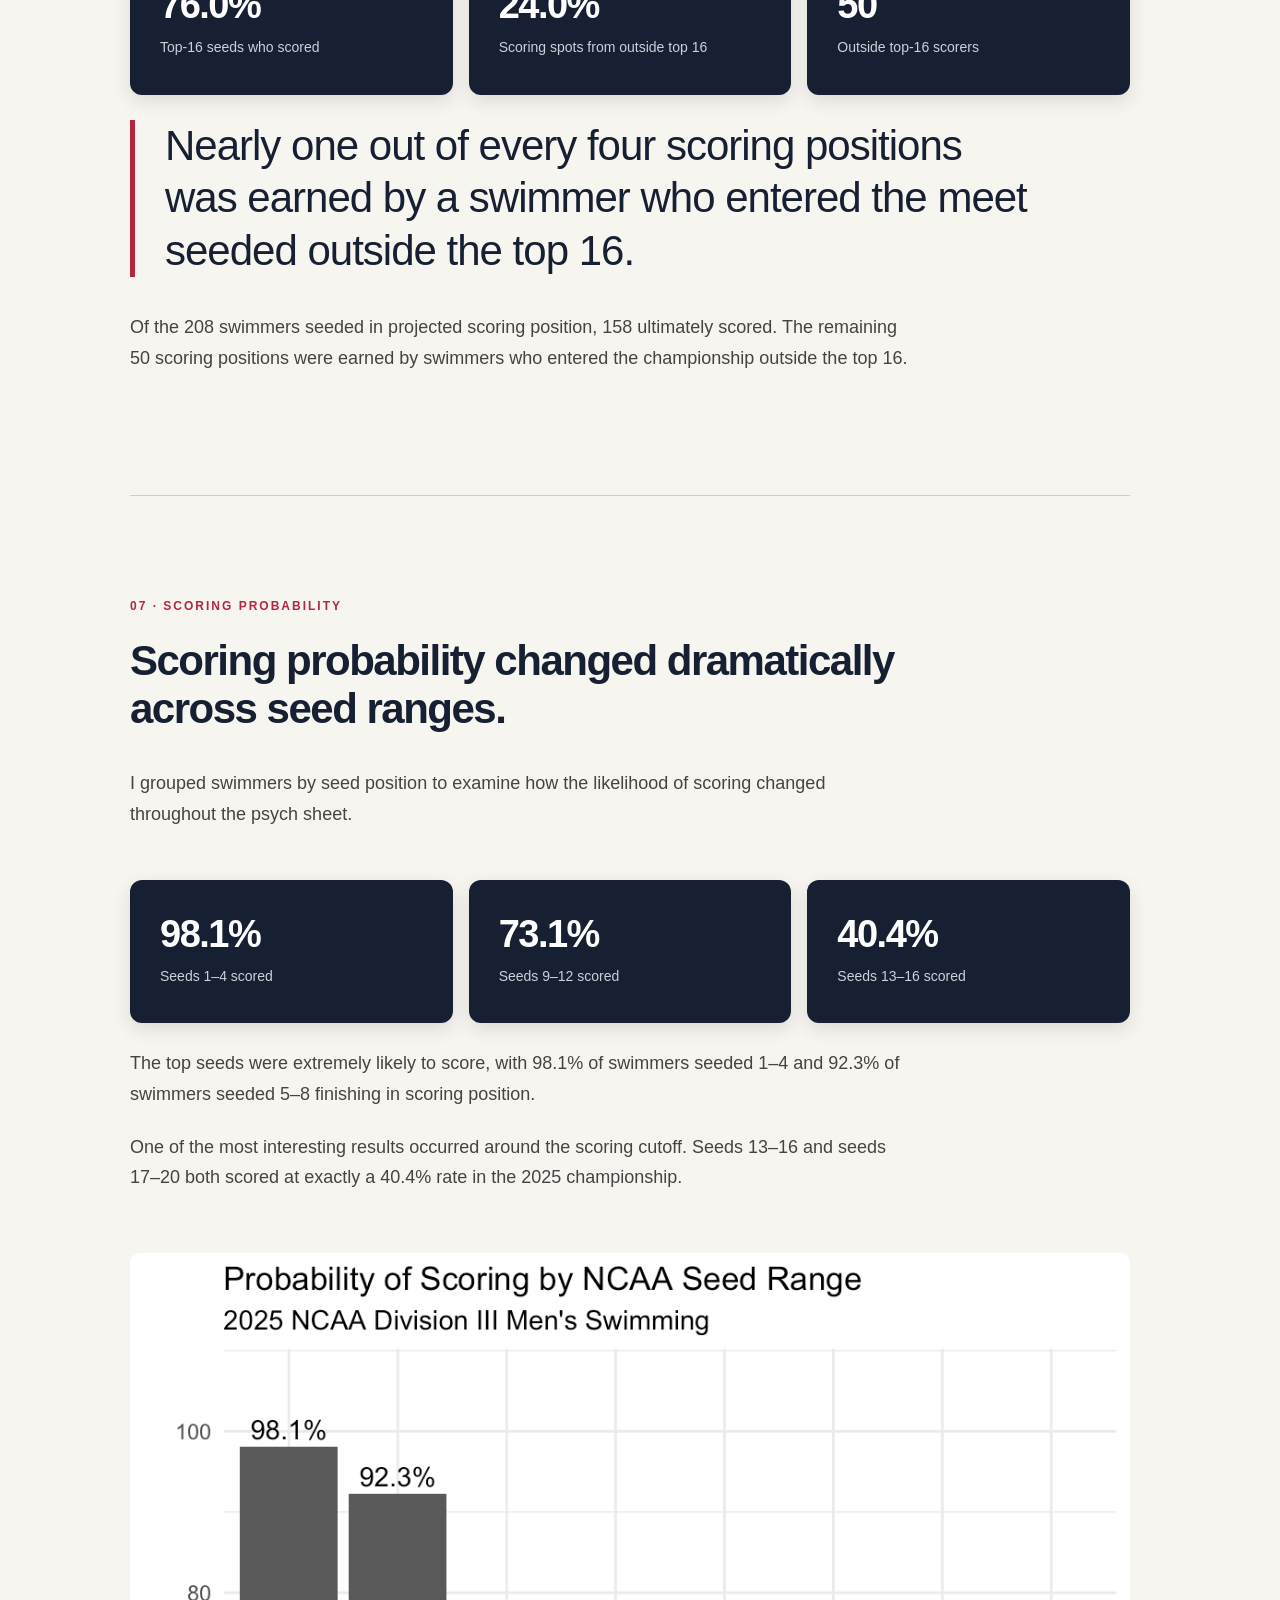
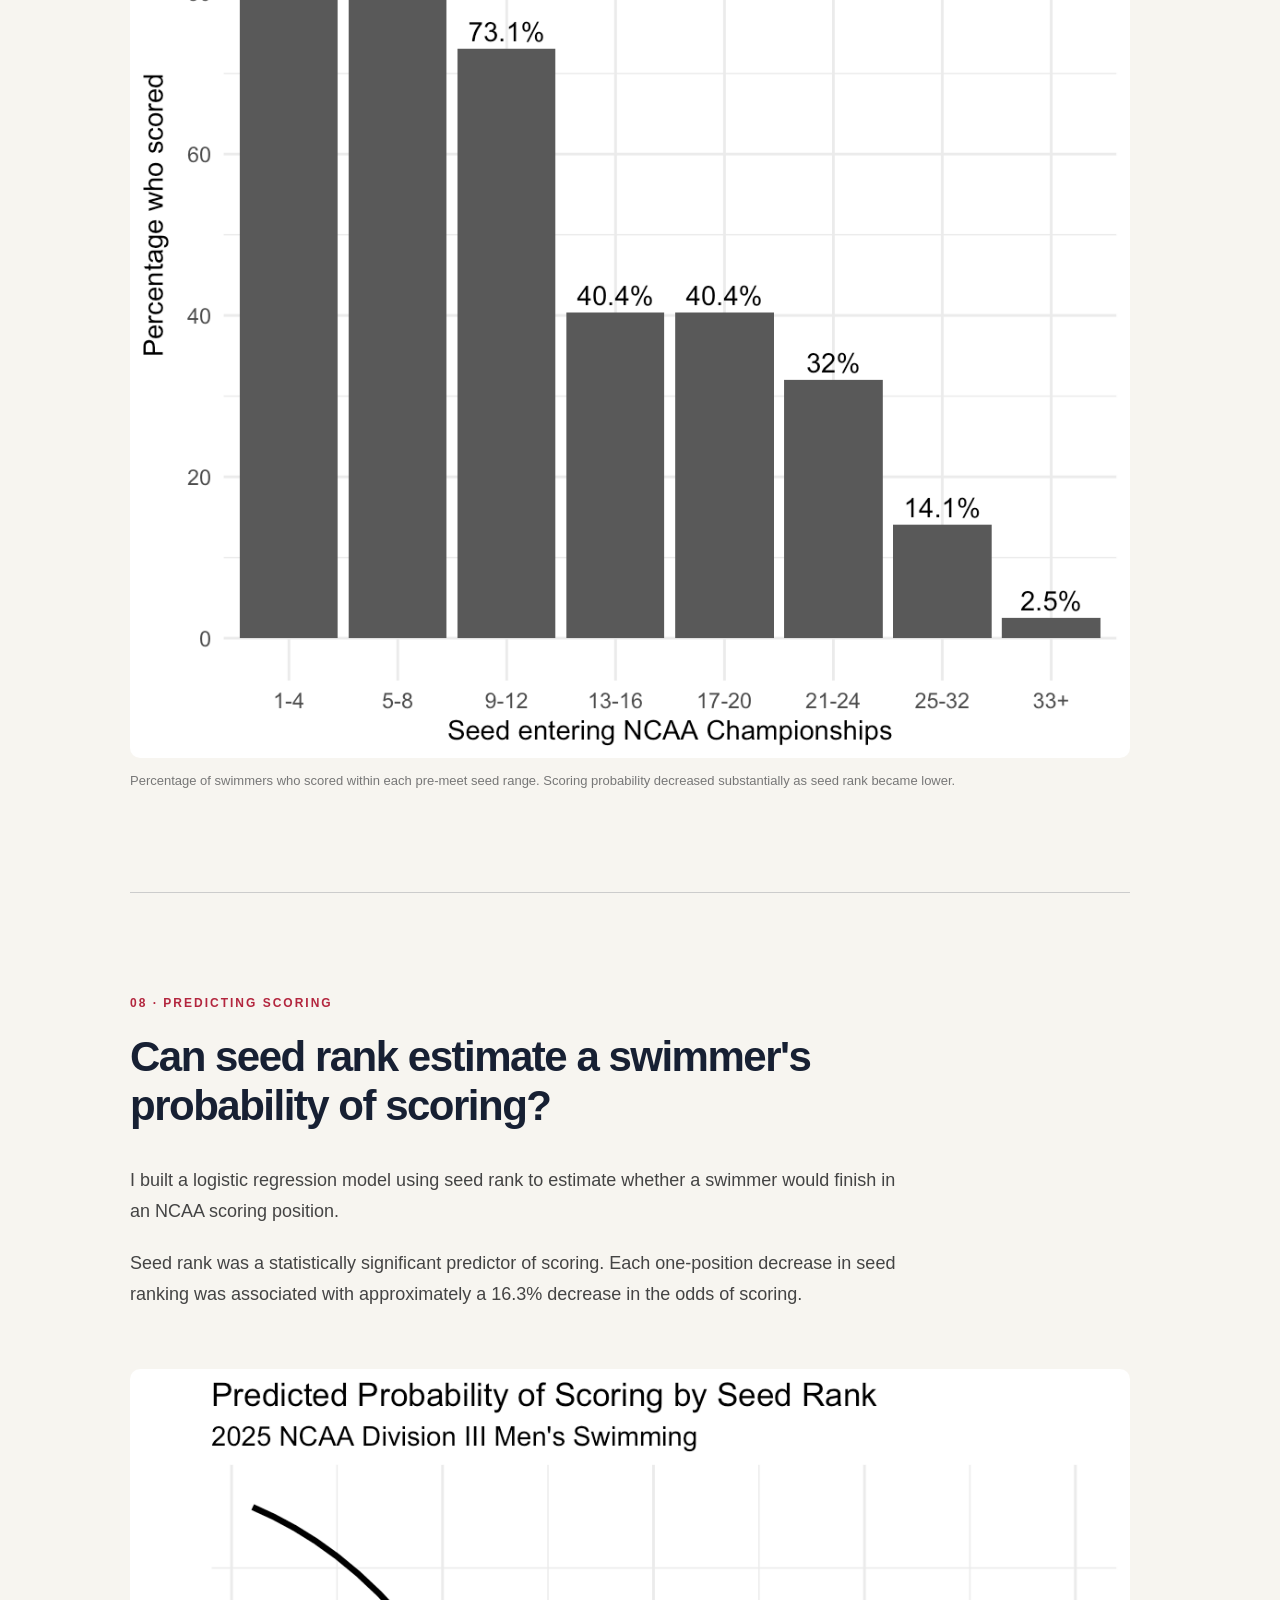
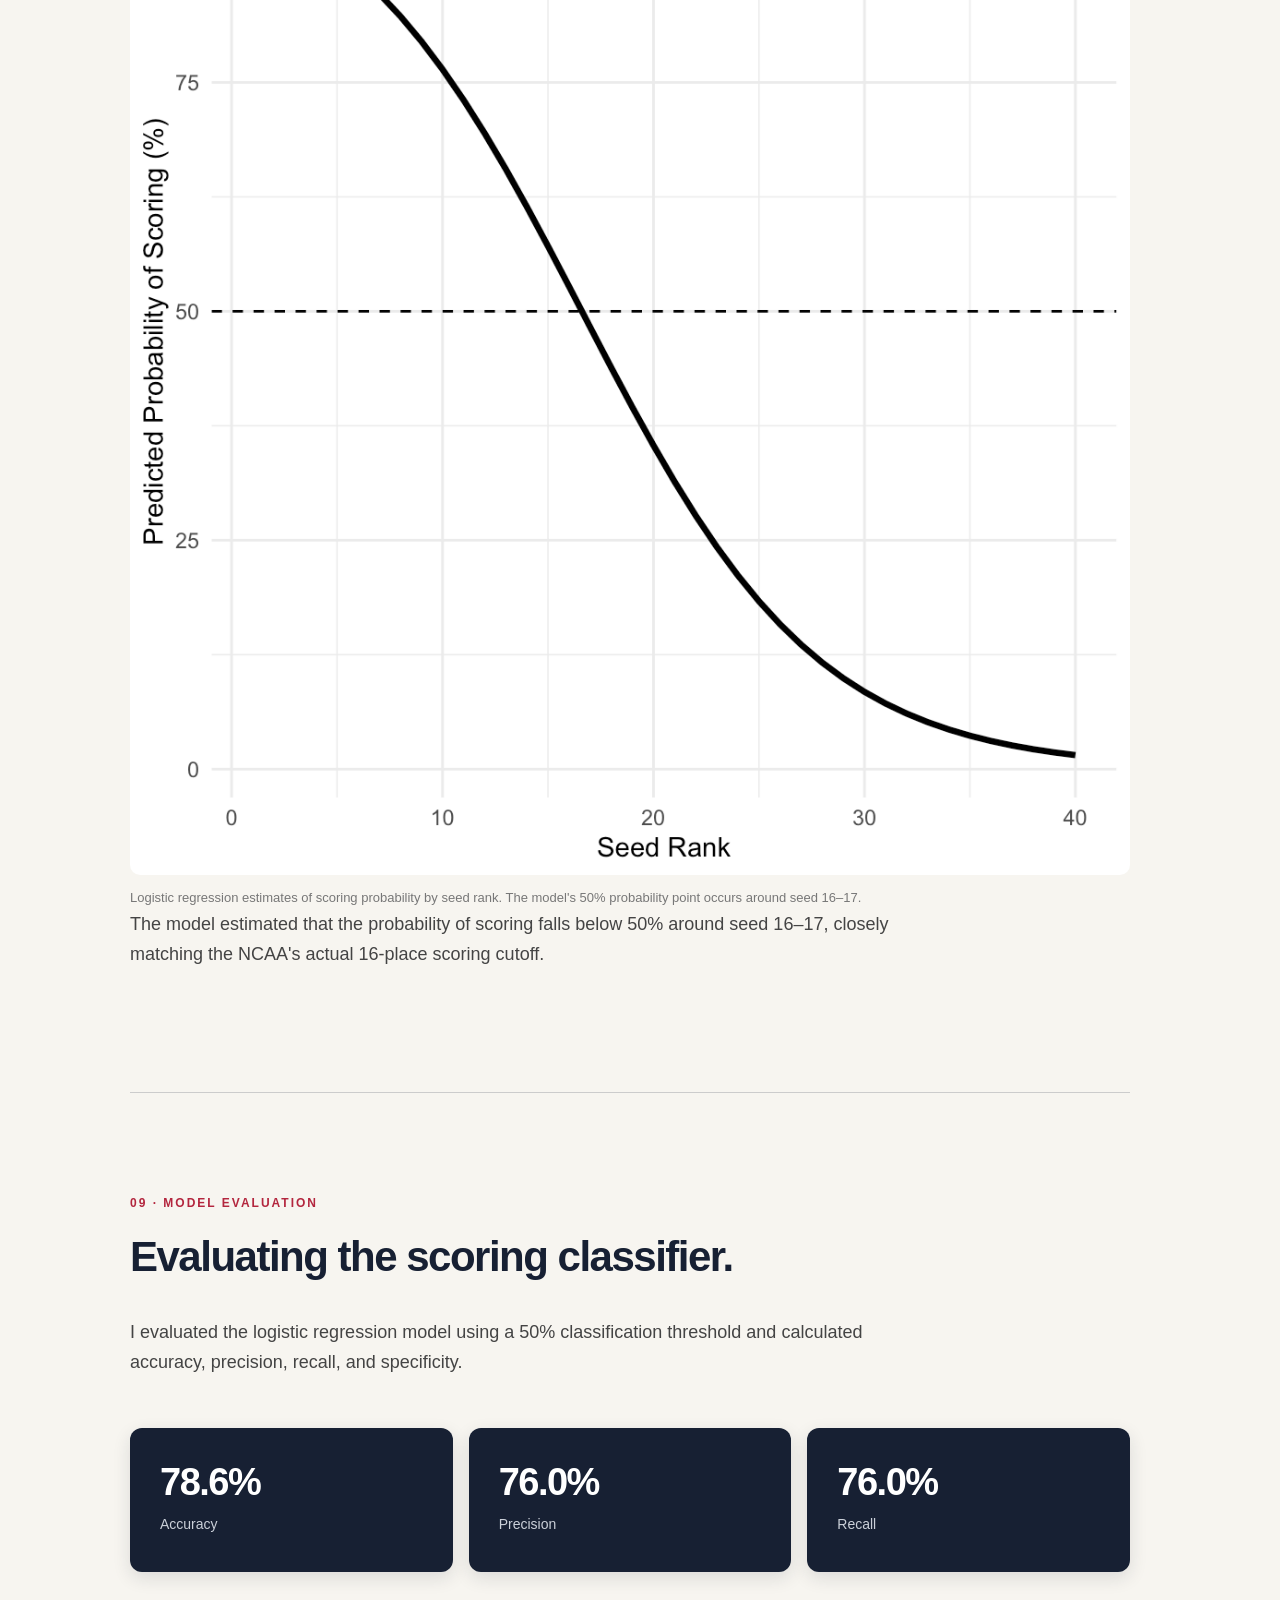
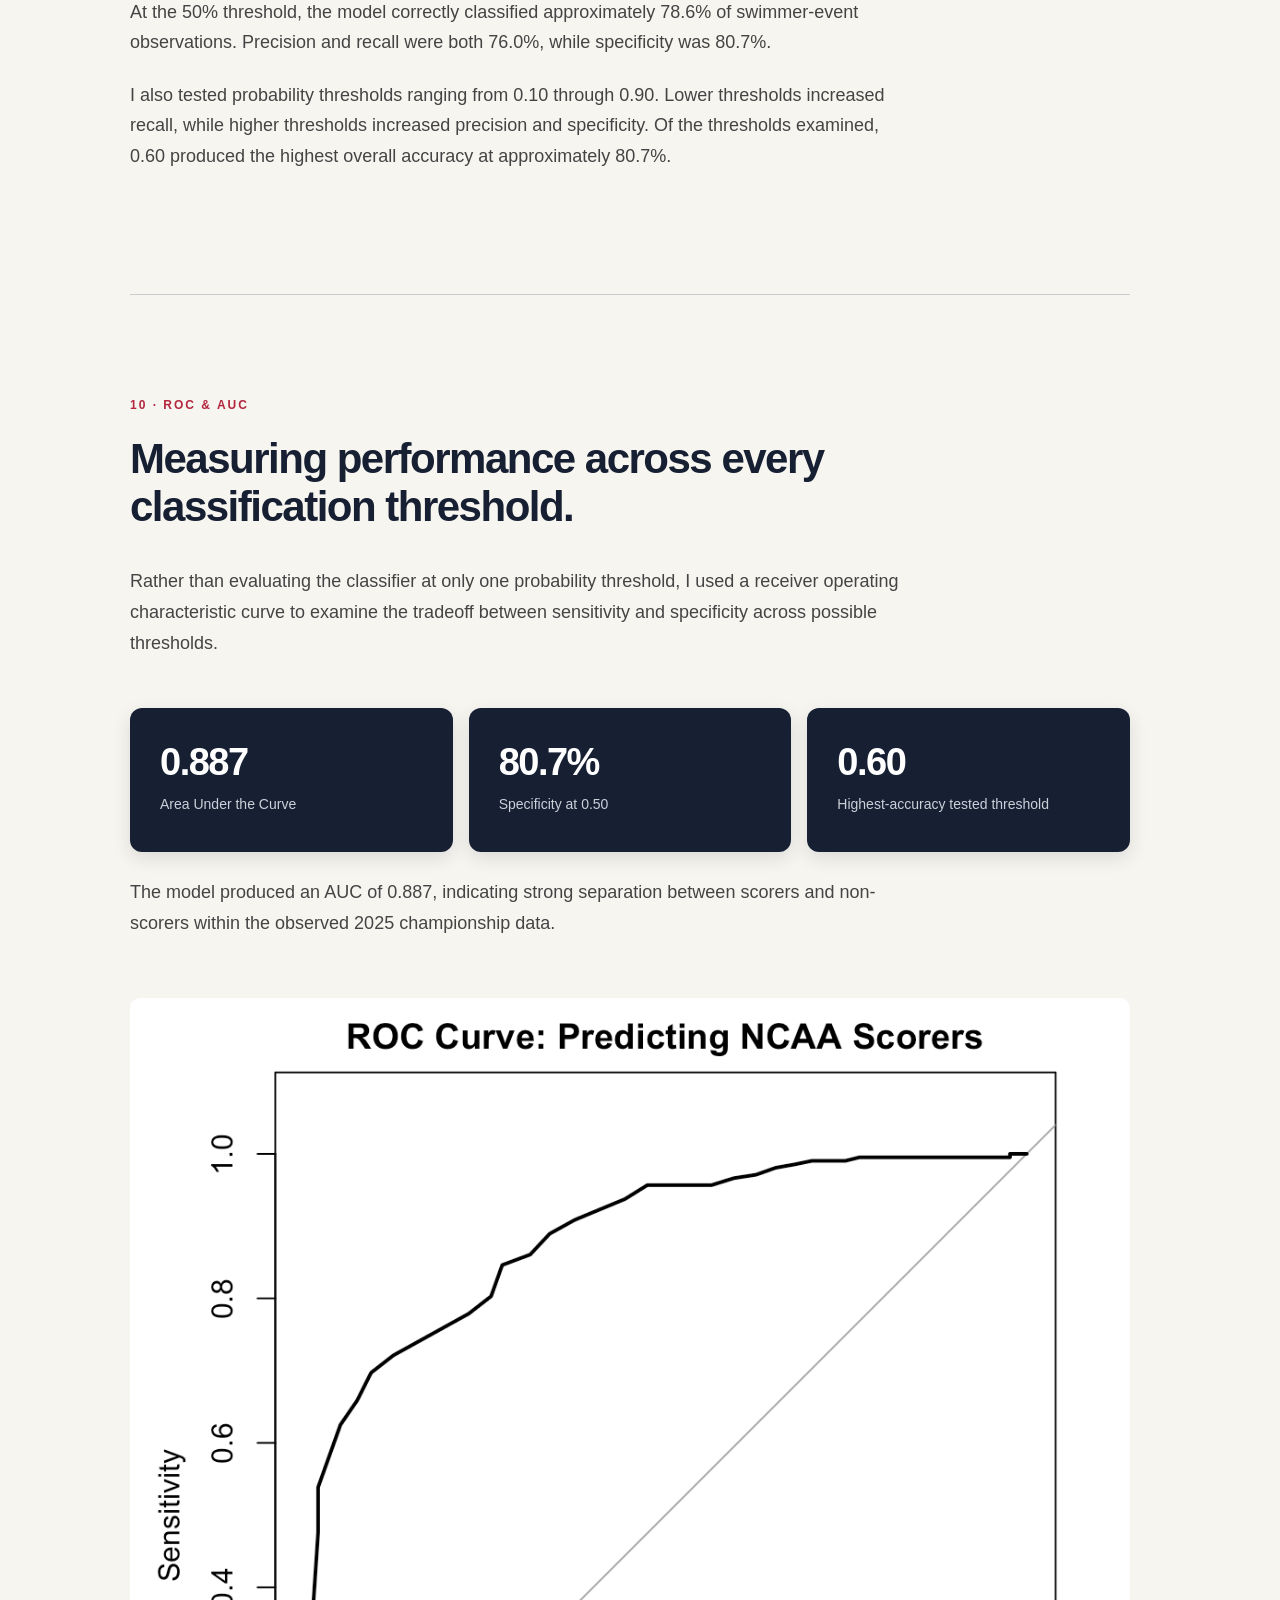
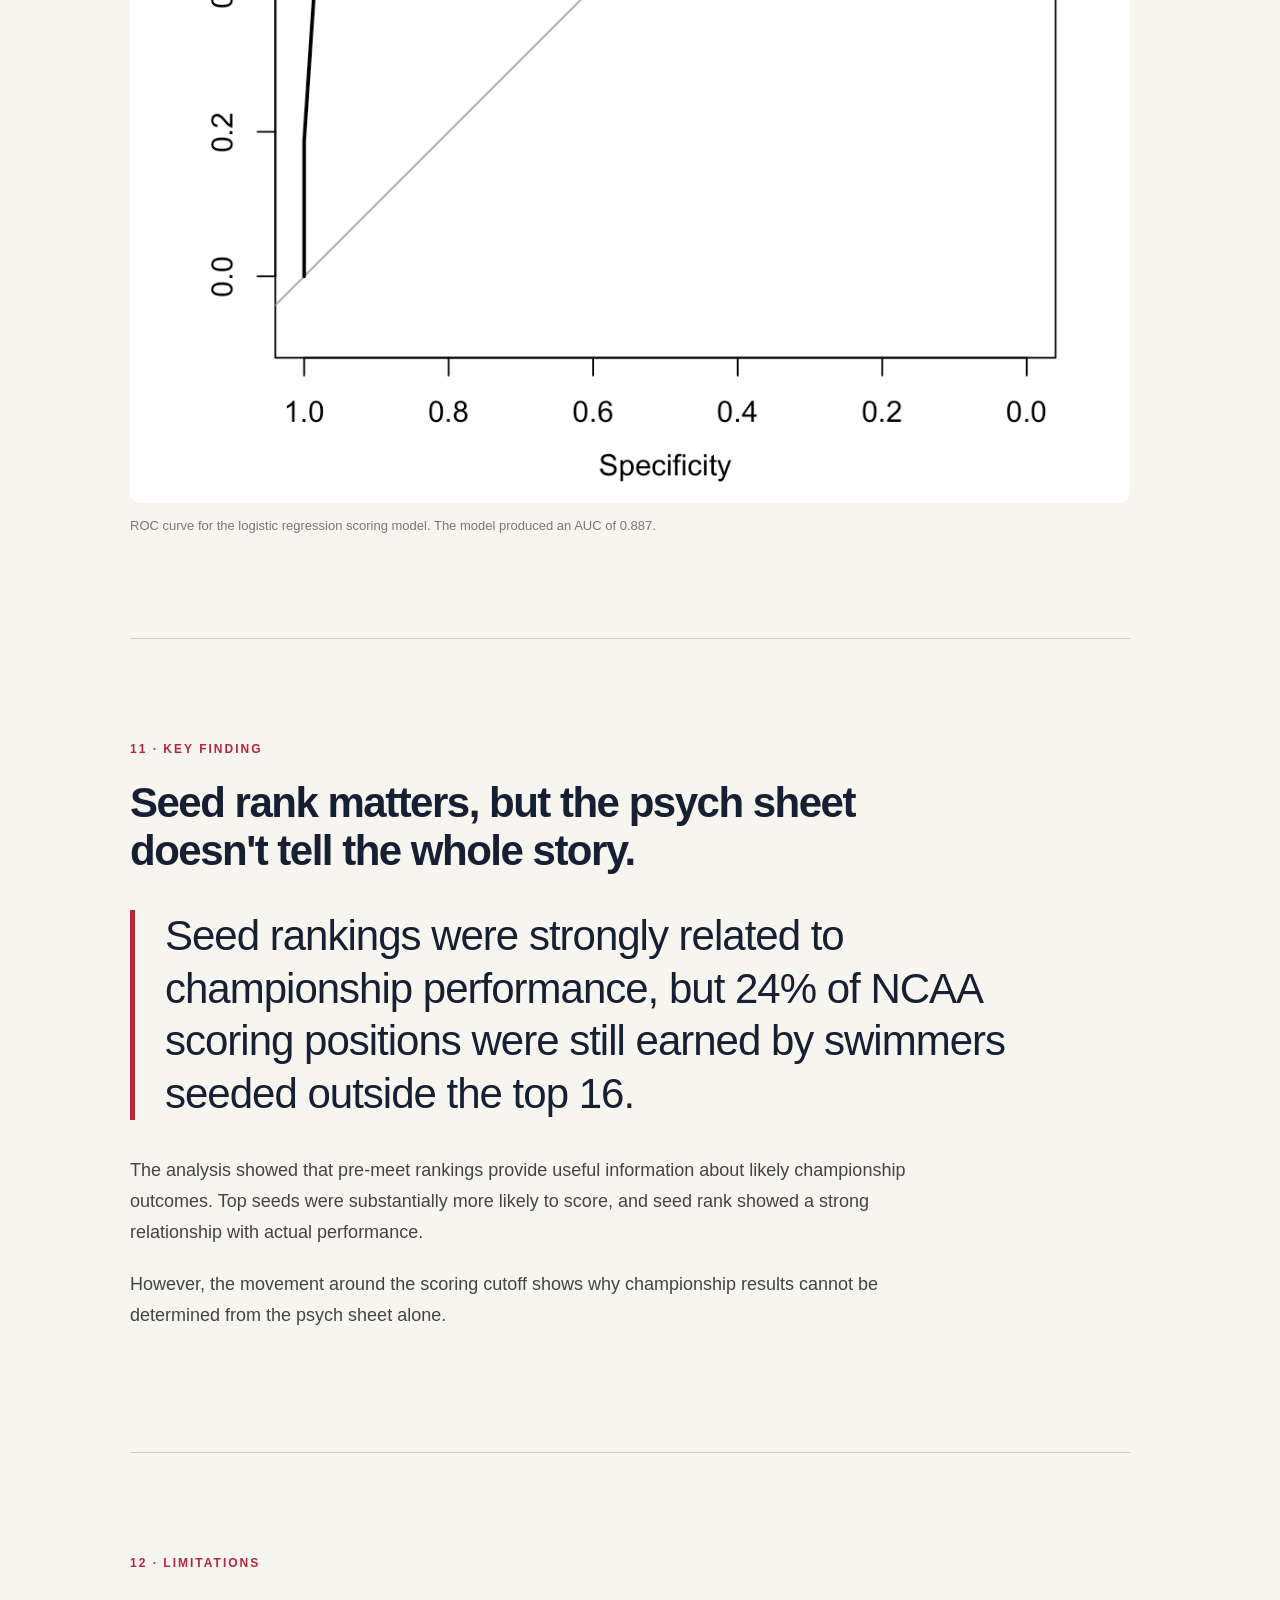
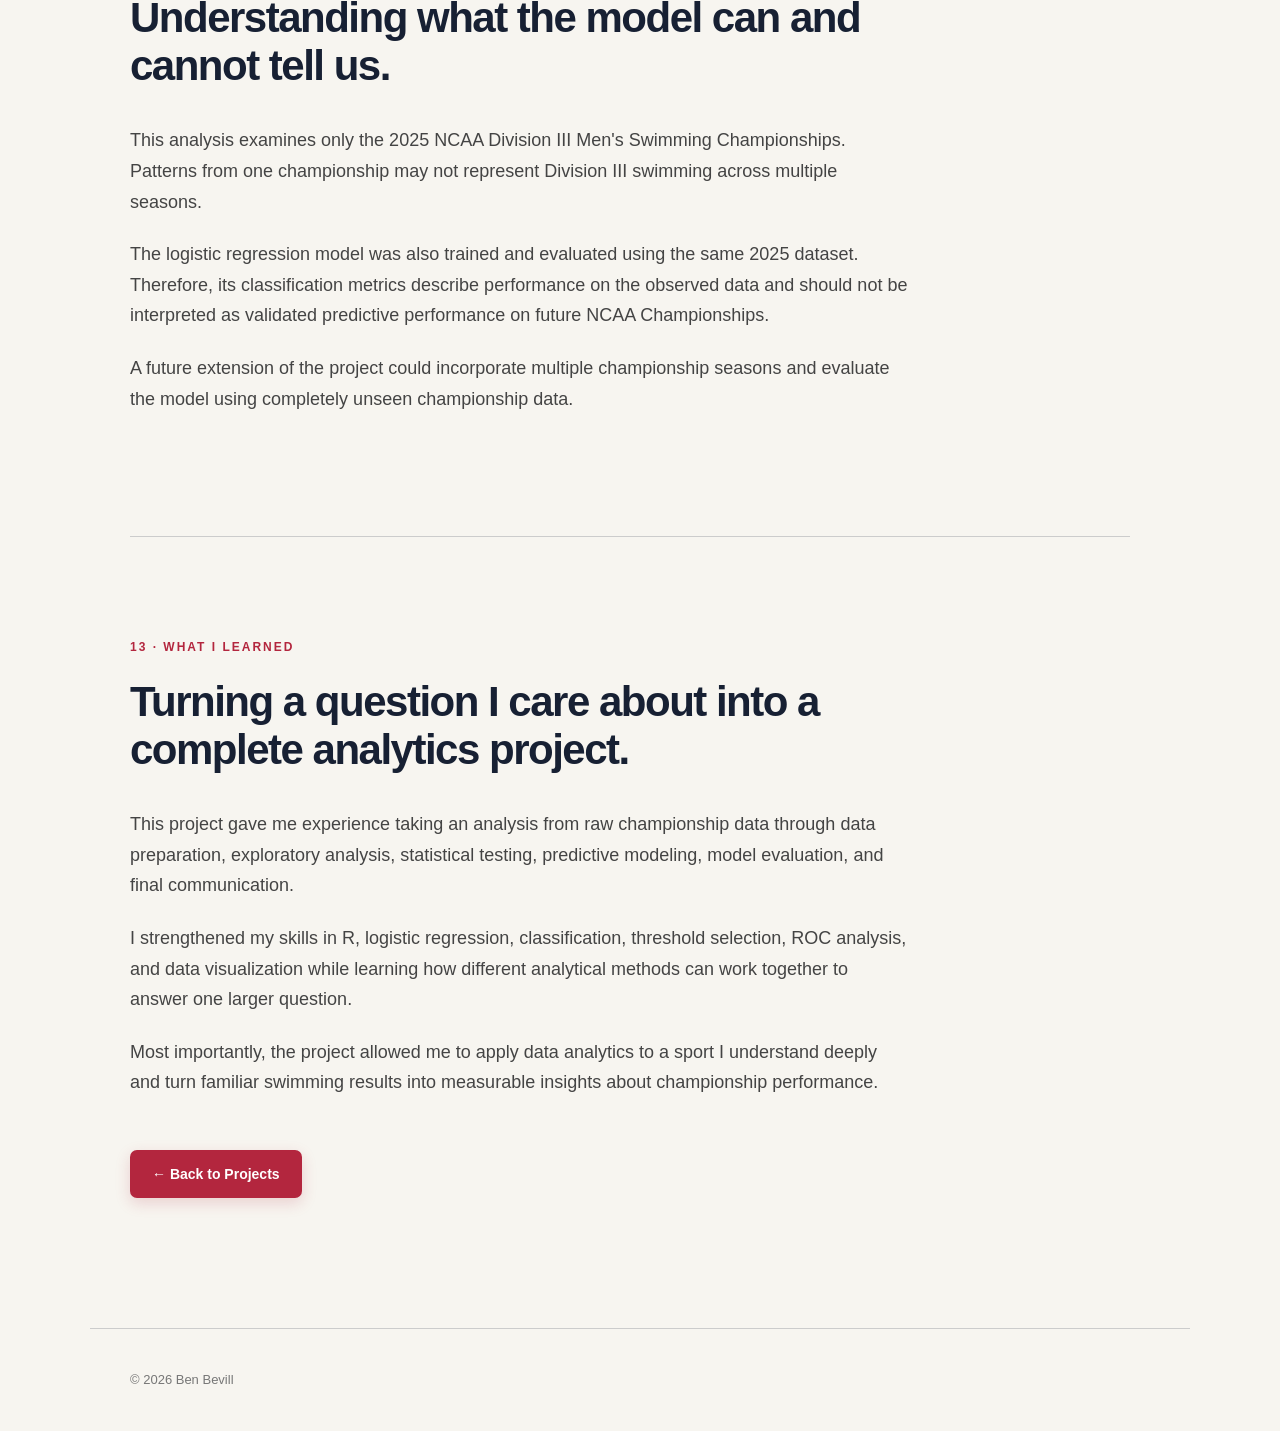
<file: swimming.html>
<!DOCTYPE html>
<html lang="en">

<head>
    <meta charset="UTF-8">
    <meta name="viewport" content="width=device-width, initial-scale=1.0">

    <title>NCAA Swimming Performance Analysis | Ben Bevill</title>

    <meta
        name="description"
        content="2025 NCAA Division III Men's Swimming Championship Performance Analysis by Ben Bevill."
    >

    <link rel="stylesheet" href="style.css">
</head>

<body>

    <!-- NAVIGATION -->

    <nav>

        <a href="index.html" class="logo">BB</a>

        <div class="nav-links">
            <a href="index.html#about">About</a>
            <a href="index.html#projects">Projects</a>
            <a href="index.html#experience">Experience</a>
            <a href="index.html#contact">Contact</a>
        </div>

    </nav>


    <main>

        <!-- PROJECT HERO -->

        <section class="project-hero">

            <a href="index.html#projects" class="back-link">
                ← Back to Projects
            </a>

            <p class="eyebrow">
                INDEPENDENT DATA ANALYTICS PROJECT · 2026
            </p>

            <h1>
                NCAA Division III Swimming Championship Performance Analysis
            </h1>

            <p class="project-intro">
                Analyzing how pre-meet seed rankings relate to championship
                performance and using classification modeling to estimate
                the probability of scoring at the NCAA Championships.
            </p>

            <div class="skills">
                <span>R</span>
                <span>Data Cleaning</span>
                <span>Statistical Analysis</span>
                <span>Logistic Regression</span>
                <span>Classification</span>
                <span>ROC/AUC</span>
                <span>Data Visualization</span>
            </div>

        </section>


        <!-- THE QUESTION -->

        <section class="case-section">

            <p class="section-label">
                01 · THE QUESTION
            </p>

            <h2>
                How well does seed position predict NCAA championship performance?
            </h2>

            <p>
                Before the NCAA Championships, swimmers are ranked using
                their qualifying times from throughout the season. These
                seed rankings provide an expectation for how the meet
                might unfold, but championship performance can differ
                significantly from those projections.
            </p>

            <p>
                I wanted to determine how accurately seed rankings
                represented actual championship performance and whether
                seed position could be used to estimate a swimmer's
                probability of scoring.
            </p>

        </section>


        <!-- THE DATA -->

        <section class="case-section">

            <p class="section-label">
                02 · THE DATA
            </p>

            <h2>
                Every individual men's swimming event from the 2025 championship.
            </h2>

            <p>
                I compiled performance data from the 2025 NCAA Division III
                Men's Swimming Championships. Each observation represents
                one swimmer competing in one individual event.
            </p>

            <p>
                The dataset included seed rankings and seed times along
                with preliminary and finals results, allowing me to compare
                pre-meet expectations with championship performance.
            </p>

            <div class="stat-grid">

                <div class="stat-card">
                    <h3>467</h3>
                    <p>Swimmer-event observations</p>
                </div>

                <div class="stat-card">
                    <h3>13</h3>
                    <p>Individual swimming events</p>
                </div>

                <div class="stat-card">
                    <h3>2025</h3>
                    <p>NCAA DIII Championship</p>
                </div>

            </div>

        </section>


        <!-- MY APPROACH -->

        <section class="case-section">

            <p class="section-label">
                03 · MY APPROACH
            </p>

            <h2>
                From championship results to a scoring model.
            </h2>

            <div class="process-grid">

                <div class="process-step">

                    <p>01</p>

                    <h3>Prepare</h3>

                    <span>
                        Organized seed times, seed rankings, preliminary
                        results, and finals results into one analysis-ready
                        dataset.
                    </span>

                </div>


                <div class="process-step">

                    <p>02</p>

                    <h3>Engineer</h3>

                    <span>
                        Created variables measuring time change, rank change,
                        performance relative to seed, and NCAA scoring outcomes.
                    </span>

                </div>


                <div class="process-step">

                    <p>03</p>

                    <h3>Analyze</h3>

                    <span>
                        Examined championship performance, event-level
                        differences, seed accuracy, and scoring patterns.
                    </span>

                </div>


                <div class="process-step">

                    <p>04</p>

                    <h3>Model</h3>

                    <span>
                        Built a logistic regression model to estimate
                        scoring probability using a swimmer's seed rank.
                    </span>

                </div>


                <div class="process-step">

                    <p>05</p>

                    <h3>Evaluate</h3>

                    <span>
                        Evaluated classification performance using accuracy,
                        precision, recall, specificity, thresholds, ROC,
                        and AUC.
                    </span>

                </div>

            </div>

        </section>


        <!-- CHAMPIONSHIP PERFORMANCE -->

        <section class="case-section">

            <p class="section-label">
                04 · CHAMPIONSHIP PERFORMANCE
            </p>

            <h2>
                How closely did swimmers perform to their seed?
            </h2>

            <p>
                I first examined changes in both swimming time and ranking
                to understand how athletes performed relative to their
                pre-meet expectations.
            </p>

            <div class="stat-grid">

                <div class="stat-card">
                    <h3>0.326%</h3>
                    <p>Average increase from seed time</p>
                </div>

                <div class="stat-card">
                    <h3>47.5%</h3>
                    <p>Outperformed seed rank</p>
                </div>

                <div class="stat-card">
                    <h3>5.51</h3>
                    <p>Average rank difference</p>
                </div>

            </div>

            <p>
                On average, swimmers performed approximately 0.326% slower
                than their seed times. At the same time, 47.5% of performances
                finished ahead of their original seed position.
            </p>

            <p>
                The average swimmer finished 5.51 places away from their
                seed, while 64.1% of performances finished within five
                places and 86.5% finished within ten places.
            </p>

        </section>


        <!-- SEED VS PERFORMANCE -->

        <section class="case-section">

            <p class="section-label">
                05 · SEED VS. PERFORMANCE
            </p>

            <h2>
                Seed rank was strongly related to championship performance.
            </h2>

            <p>
                Because both seed position and championship performance
                are rankings, I used Spearman rank correlation to measure
                the relationship between the two variables.
            </p>

            <div class="stat-grid">

                <div class="stat-card">
                    <h3>0.797</h3>
                    <p>Spearman correlation</p>
                </div>

                <div class="stat-card">
                    <h3>64.1%</h3>
                    <p>Finished within 5 places</p>
                </div>

                <div class="stat-card">
                    <h3>86.5%</h3>
                    <p>Finished within 10 places</p>
                </div>

            </div>

            <p>
                The analysis produced a Spearman correlation of 0.797,
                showing a strong positive relationship between seed rank
                and championship performance rank.
            </p>

            <p>
                Higher-seeded swimmers generally performed better, but
                the spread around the expected finish line shows that
                meaningful movement still occurred throughout the field.
            </p>

            <div class="project-visual-container">

                <img
                    src="images/seed_rank_vs_champ_preform.png"
                    alt="Seed rank versus championship performance"
                    class="project-visual"
                >

                <p class="visual-caption">
                    Relationship between pre-meet seed rank and championship
                    performance rank. The dashed line represents finishing
                    exactly at seed.
                </p>

            </div>

        </section>


        <!-- SCORING -->

        <section class="case-section">

            <p class="section-label">
                06 · WHO ACTUALLY SCORES?
            </p>

            <h2>
                Being seeded in the top 16 did not guarantee scoring.
            </h2>

            <p>
                NCAA individual events score through 16th place, making
                the top 16 on the psych sheet a natural projected scoring
                group. I compared those projections with the swimmers who
                actually finished in scoring position.
            </p>

            <div class="stat-grid">

                <div class="stat-card">
                    <h3>76.0%</h3>
                    <p>Top-16 seeds who scored</p>
                </div>

                <div class="stat-card">
                    <h3>24.0%</h3>
                    <p>Scoring spots from outside top 16</p>
                </div>

                <div class="stat-card">
                    <h3>50</h3>
                    <p>Outside top-16 scorers</p>
                </div>

            </div>

            <p class="large-takeaway">
                Nearly one out of every four scoring positions was earned
                by a swimmer who entered the meet seeded outside the top 16.
            </p>

            <p>
                Of the 208 swimmers seeded in projected scoring position,
                158 ultimately scored. The remaining 50 scoring positions
                were earned by swimmers who entered the championship
                outside the top 16.
            </p>

        </section>


        <!-- SCORING BY SEED -->

        <section class="case-section">

            <p class="section-label">
                07 · SCORING PROBABILITY
            </p>

            <h2>
                Scoring probability changed dramatically across seed ranges.
            </h2>

            <p>
                I grouped swimmers by seed position to examine how the
                likelihood of scoring changed throughout the psych sheet.
            </p>

            <div class="stat-grid">

                <div class="stat-card">
                    <h3>98.1%</h3>
                    <p>Seeds 1–4 scored</p>
                </div>

                <div class="stat-card">
                    <h3>73.1%</h3>
                    <p>Seeds 9–12 scored</p>
                </div>

                <div class="stat-card">
                    <h3>40.4%</h3>
                    <p>Seeds 13–16 scored</p>
                </div>

            </div>

            <p>
                The top seeds were extremely likely to score, with 98.1%
                of swimmers seeded 1–4 and 92.3% of swimmers seeded 5–8
                finishing in scoring position.
            </p>

            <p>
                One of the most interesting results occurred around the
                scoring cutoff. Seeds 13–16 and seeds 17–20 both scored
                at exactly a 40.4% rate in the 2025 championship.
            </p>

            <div class="project-visual-container">

                <img
                    src="images/prob_scoring.png"
                    alt="Probability of scoring by NCAA seed range"
                    class="project-visual"
                >

                <p class="visual-caption">
                    Percentage of swimmers who scored within each pre-meet
                    seed range. Scoring probability decreased substantially
                    as seed rank became lower.
                </p>

            </div>

        </section>


        <!-- LOGISTIC REGRESSION -->

        <section class="case-section">

            <p class="section-label">
                08 · PREDICTING SCORING
            </p>

            <h2>
                Can seed rank estimate a swimmer's probability of scoring?
            </h2>

            <p>
                I built a logistic regression model using seed rank to
                estimate whether a swimmer would finish in an NCAA
                scoring position.
            </p>

            <p>
                Seed rank was a statistically significant predictor of
                scoring. Each one-position decrease in seed ranking was
                associated with approximately a 16.3% decrease in the
                odds of scoring.
            </p>

            <div class="project-visual-container">

                <img
                    src="images/predicted_prob_scoring.png"
                    alt="Predicted probability of scoring by seed rank"
                    class="project-visual"
                >

                <p class="visual-caption">
                    Logistic regression estimates of scoring probability
                    by seed rank. The model's 50% probability point occurs
                    around seed 16–17.
                </p>

            </div>

            <p>
                The model estimated that the probability of scoring falls
                below 50% around seed 16–17, closely matching the NCAA's
                actual 16-place scoring cutoff.
            </p>

        </section>


        <!-- MODEL EVALUATION -->

        <section class="case-section">

            <p class="section-label">
                09 · MODEL EVALUATION
            </p>

            <h2>
                Evaluating the scoring classifier.
            </h2>

            <p>
                I evaluated the logistic regression model using a 50%
                classification threshold and calculated accuracy,
                precision, recall, and specificity.
            </p>

            <div class="stat-grid">

                <div class="stat-card">
                    <h3>78.6%</h3>
                    <p>Accuracy</p>
                </div>

                <div class="stat-card">
                    <h3>76.0%</h3>
                    <p>Precision</p>
                </div>

                <div class="stat-card">
                    <h3>76.0%</h3>
                    <p>Recall</p>
                </div>

            </div>

            <p>
                At the 50% threshold, the model correctly classified
                approximately 78.6% of swimmer-event observations.
                Precision and recall were both 76.0%, while specificity
                was 80.7%.
            </p>

            <p>
                I also tested probability thresholds ranging from 0.10
                through 0.90. Lower thresholds increased recall, while
                higher thresholds increased precision and specificity.
                Of the thresholds examined, 0.60 produced the highest
                overall accuracy at approximately 80.7%.
            </p>

        </section>


        <!-- ROC / AUC -->

        <section class="case-section">

            <p class="section-label">
                10 · ROC & AUC
            </p>

            <h2>
                Measuring performance across every classification threshold.
            </h2>

            <p>
                Rather than evaluating the classifier at only one probability
                threshold, I used a receiver operating characteristic curve
                to examine the tradeoff between sensitivity and specificity
                across possible thresholds.
            </p>

            <div class="stat-grid">

                <div class="stat-card">
                    <h3>0.887</h3>
                    <p>Area Under the Curve</p>
                </div>

                <div class="stat-card">
                    <h3>80.7%</h3>
                    <p>Specificity at 0.50</p>
                </div>

                <div class="stat-card">
                    <h3>0.60</h3>
                    <p>Highest-accuracy tested threshold</p>
                </div>

            </div>

            <p>
                The model produced an AUC of 0.887, indicating strong
                separation between scorers and non-scorers within the
                observed 2025 championship data.
            </p>

            <div class="project-visual-container">

                <img
                    src="images/ROC_curve.png"
                    alt="ROC curve for NCAA scoring model"
                    class="project-visual"
                >

                <p class="visual-caption">
                    ROC curve for the logistic regression scoring model.
                    The model produced an AUC of 0.887.
                </p>

            </div>

        </section>


        <!-- KEY FINDING -->

        <section class="case-section">

            <p class="section-label">
                11 · KEY FINDING
            </p>

            <h2>
                Seed rank matters, but the psych sheet doesn't tell the whole story.
            </h2>

            <p class="large-takeaway">
                Seed rankings were strongly related to championship
                performance, but 24% of NCAA scoring positions were
                still earned by swimmers seeded outside the top 16.
            </p>

            <p>
                The analysis showed that pre-meet rankings provide useful
                information about likely championship outcomes. Top seeds
                were substantially more likely to score, and seed rank
                showed a strong relationship with actual performance.
            </p>

            <p>
                However, the movement around the scoring cutoff shows why
                championship results cannot be determined from the psych
                sheet alone.
            </p>

        </section>


        <!-- LIMITATIONS -->

        <section class="case-section">

            <p class="section-label">
                12 · LIMITATIONS
            </p>

            <h2>
                Understanding what the model can and cannot tell us.
            </h2>

            <p>
                This analysis examines only the 2025 NCAA Division III
                Men's Swimming Championships. Patterns from one championship
                may not represent Division III swimming across multiple seasons.
            </p>

            <p>
                The logistic regression model was also trained and evaluated
                using the same 2025 dataset. Therefore, its classification
                metrics describe performance on the observed data and should
                not be interpreted as validated predictive performance on
                future NCAA Championships.
            </p>

            <p>
                A future extension of the project could incorporate multiple
                championship seasons and evaluate the model using completely
                unseen championship data.
            </p>

        </section>


        <!-- WHAT I LEARNED -->

        <section class="case-section final-section">

            <p class="section-label">
                13 · WHAT I LEARNED
            </p>

            <h2>
                Turning a question I care about into a complete analytics project.
            </h2>

            <p>
                This project gave me experience taking an analysis from raw
                championship data through data preparation, exploratory
                analysis, statistical testing, predictive modeling, model
                evaluation, and final communication.
            </p>

            <p>
                I strengthened my skills in R, logistic regression,
                classification, threshold selection, ROC analysis, and data
                visualization while learning how different analytical methods
                can work together to answer one larger question.
            </p>

            <p>
                Most importantly, the project allowed me to apply data
                analytics to a sport I understand deeply and turn familiar
                swimming results into measurable insights about championship
                performance.
            </p>

            <a
                href="index.html#projects"
                class="primary-button"
            >
                ← Back to Projects
            </a>

        </section>

    </main>


    <footer>

        <p>
            © 2026 Ben Bevill
        </p>

    </footer>

</body>

</html>
</file>
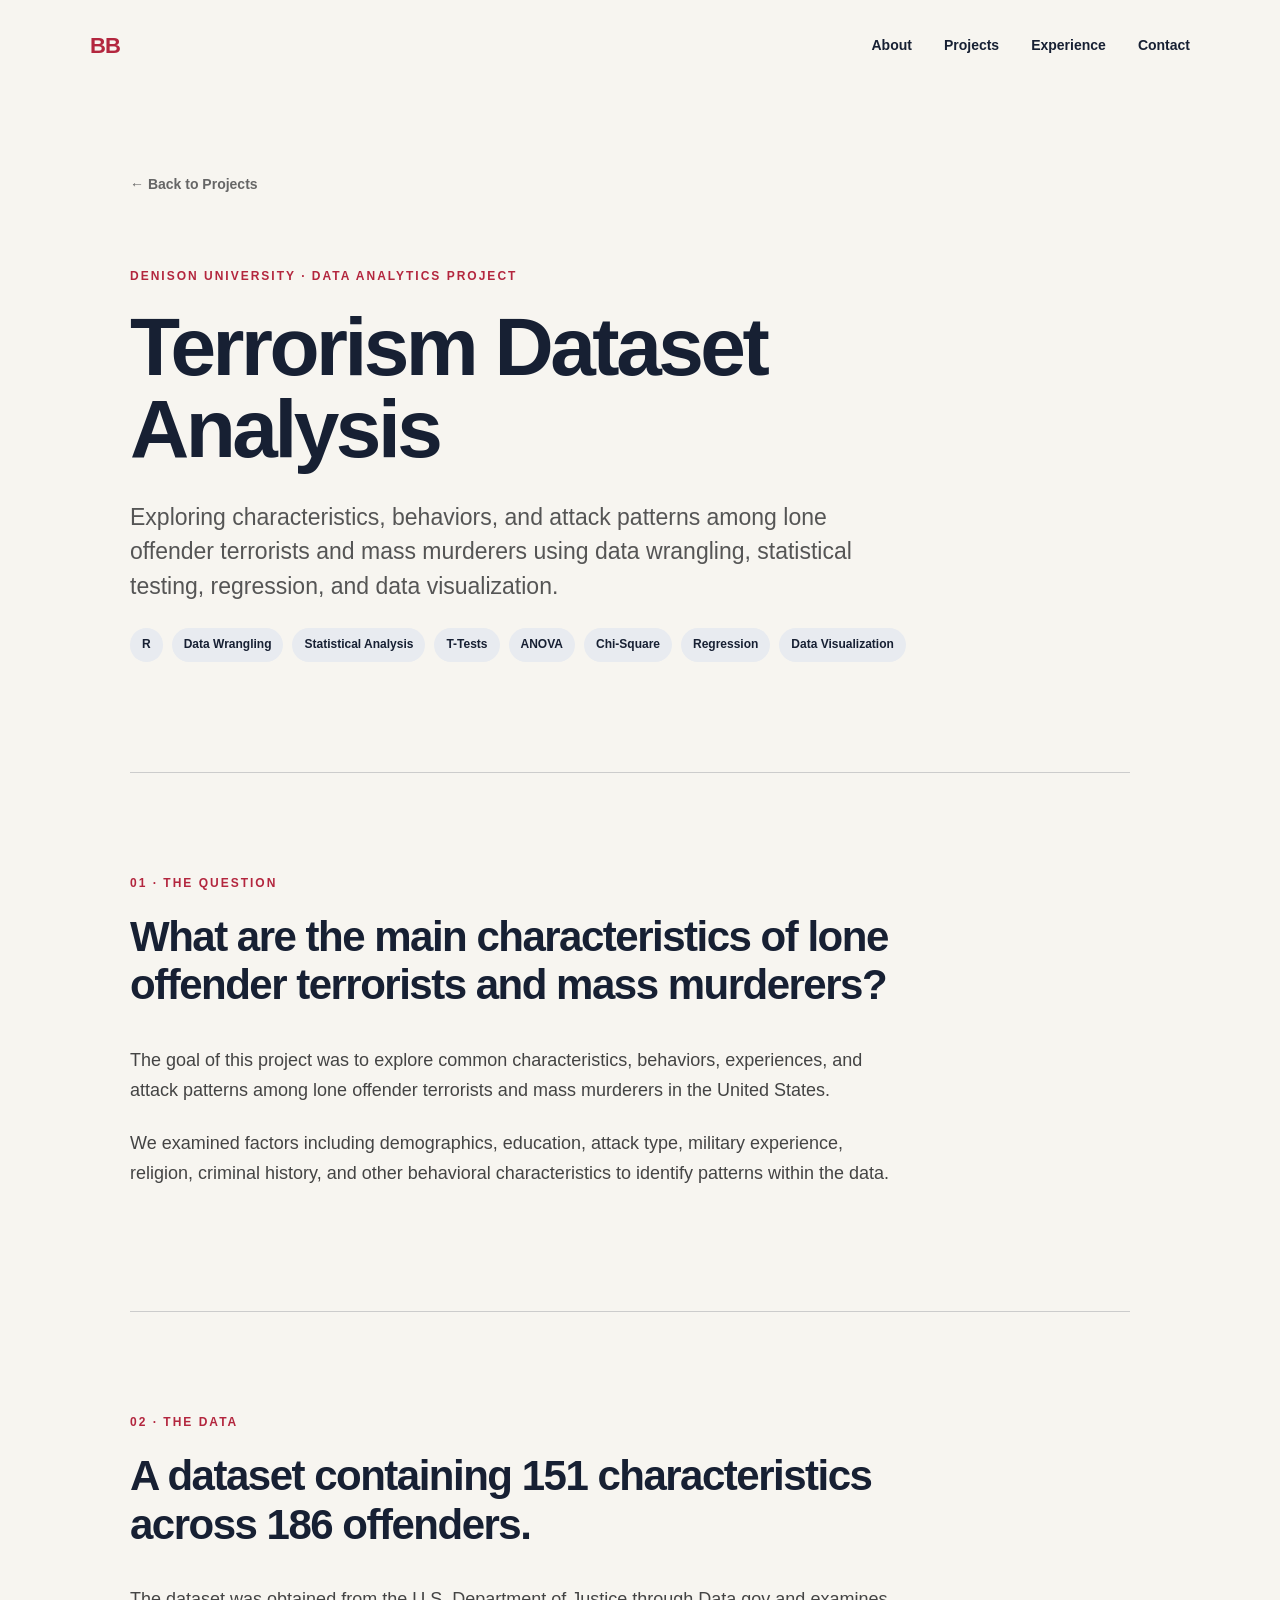
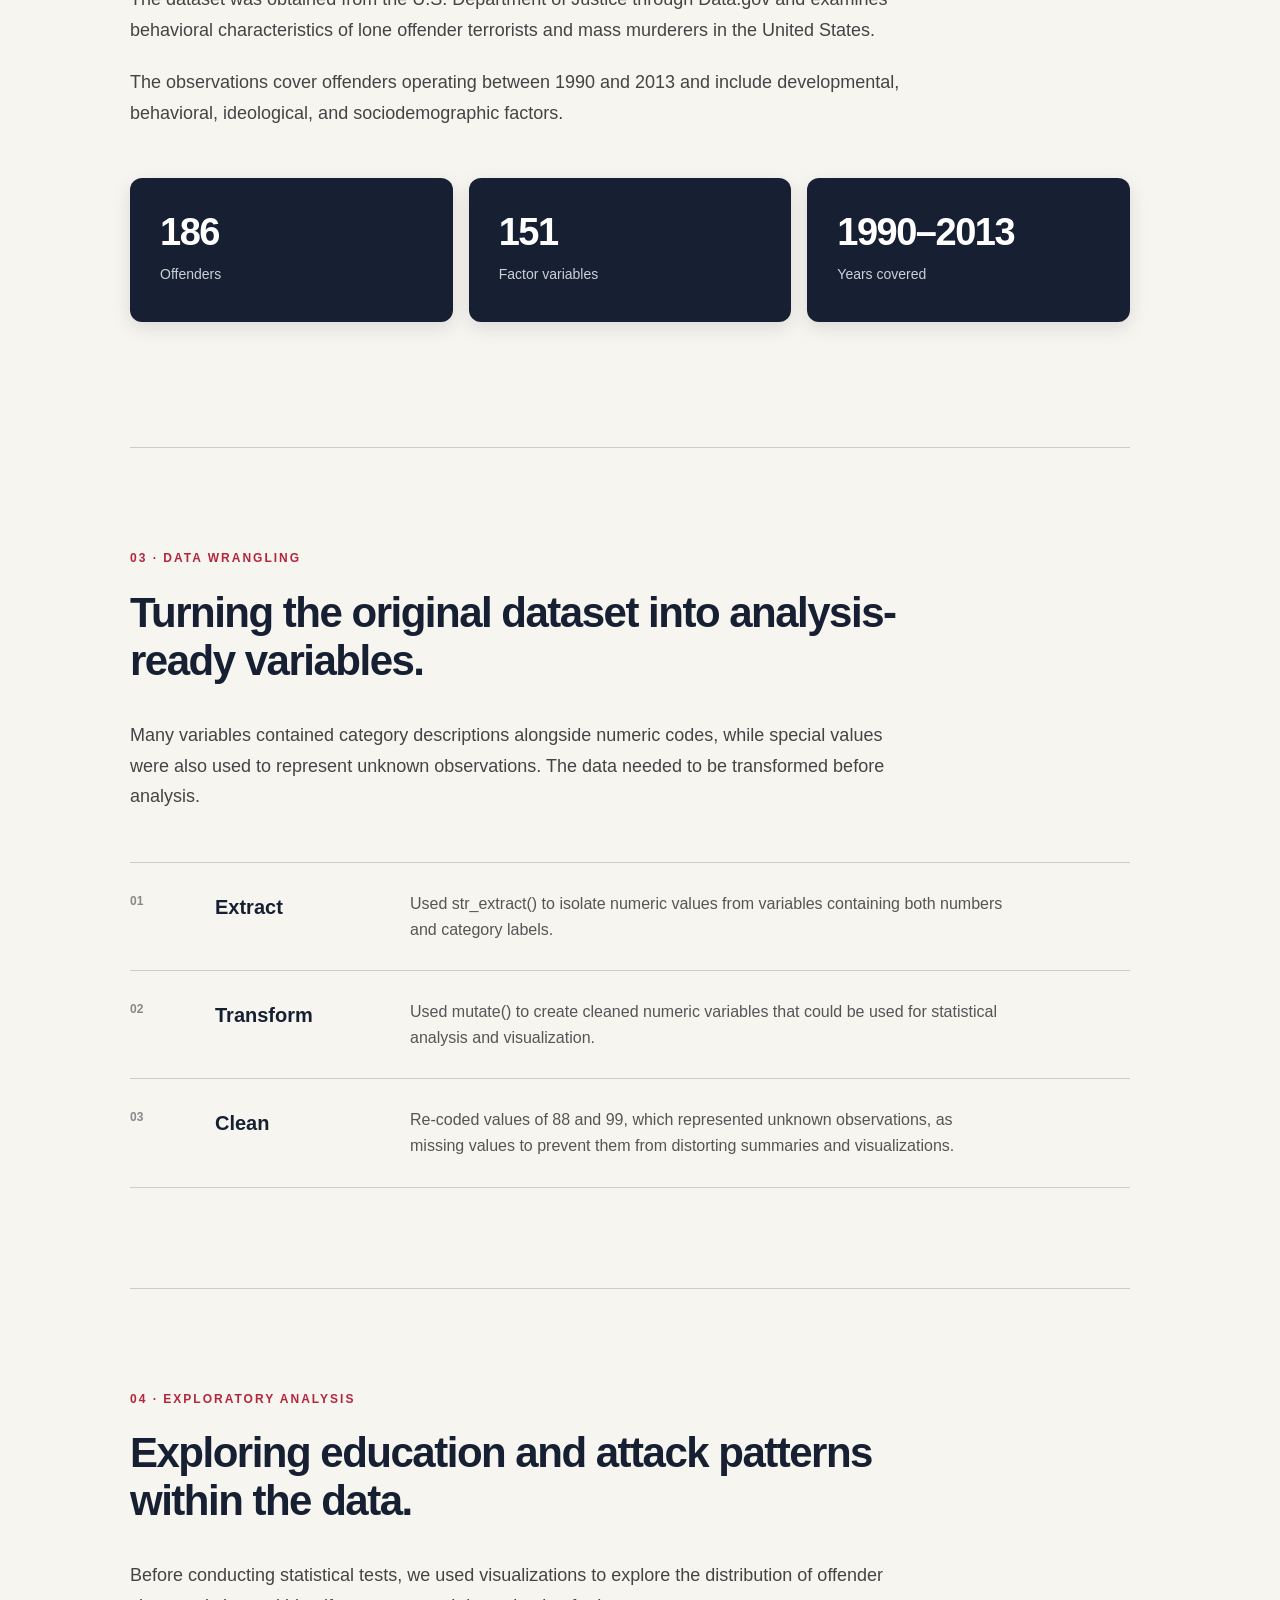
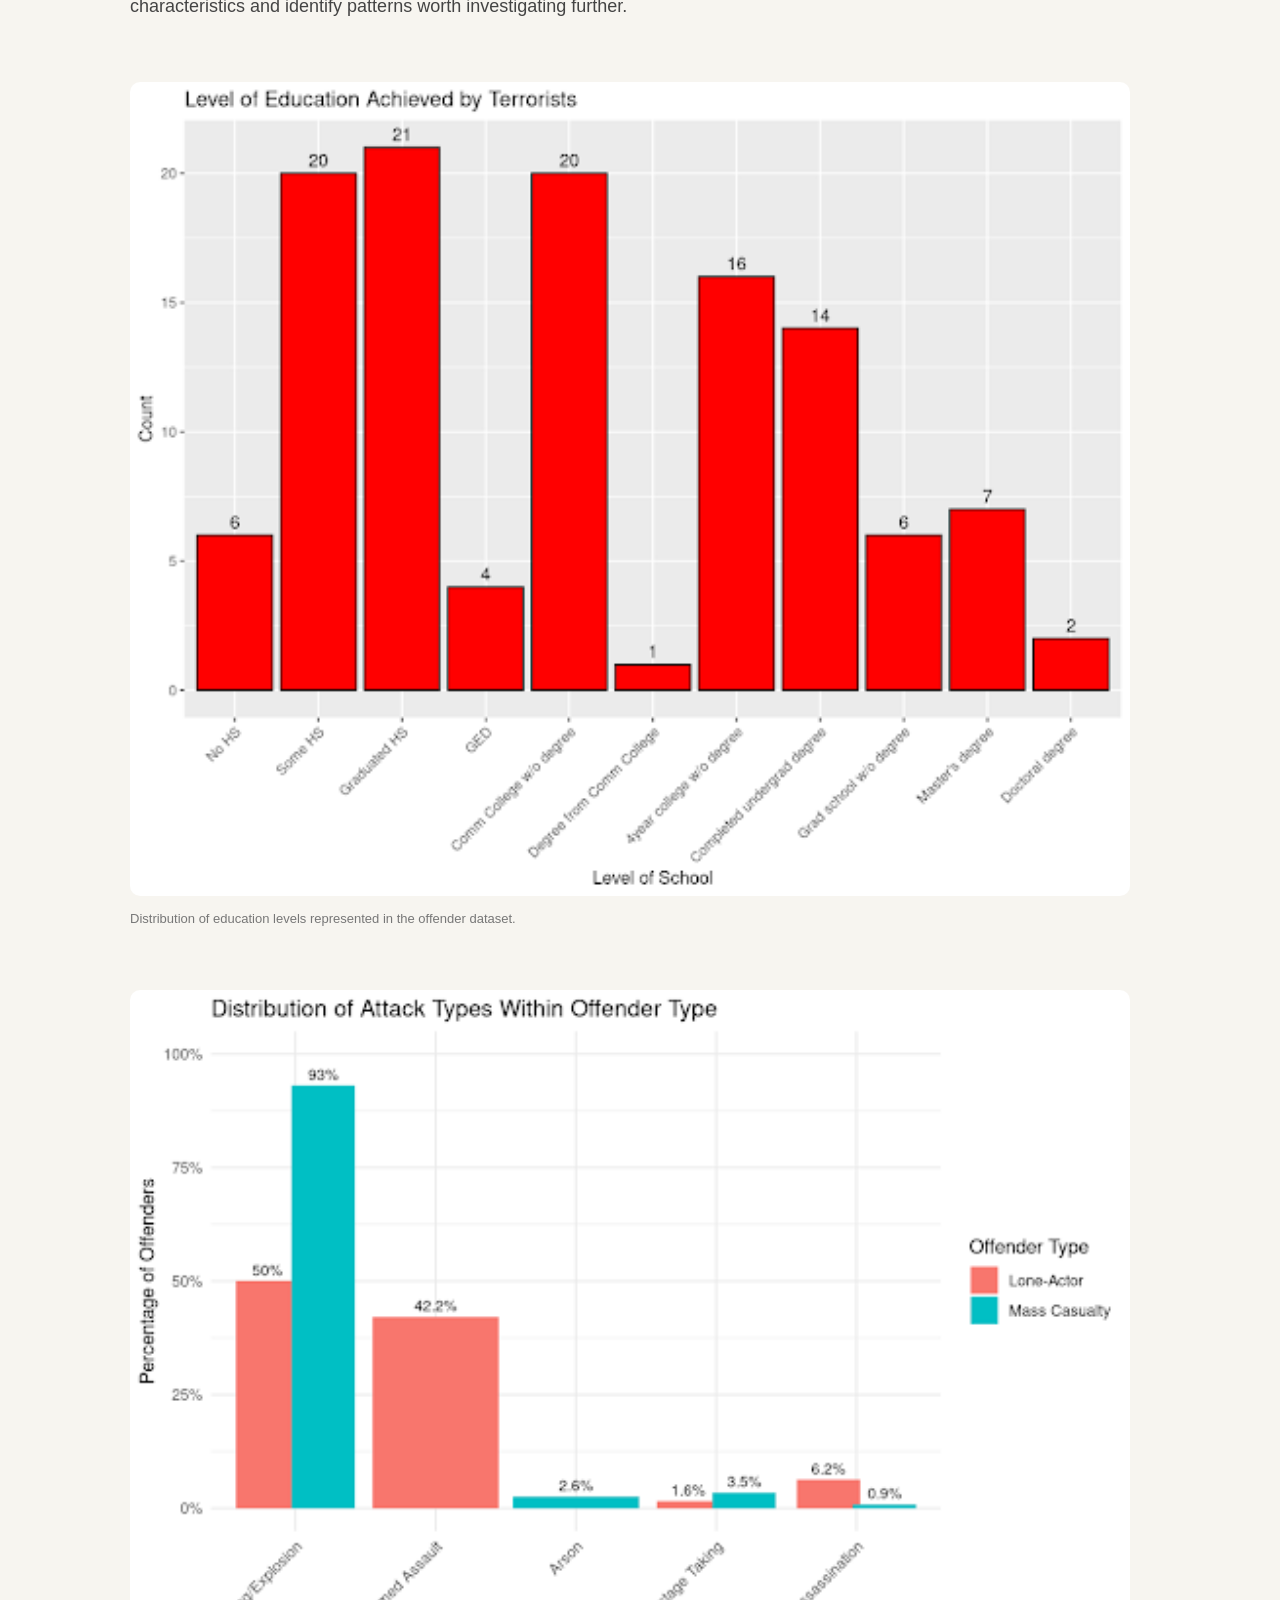
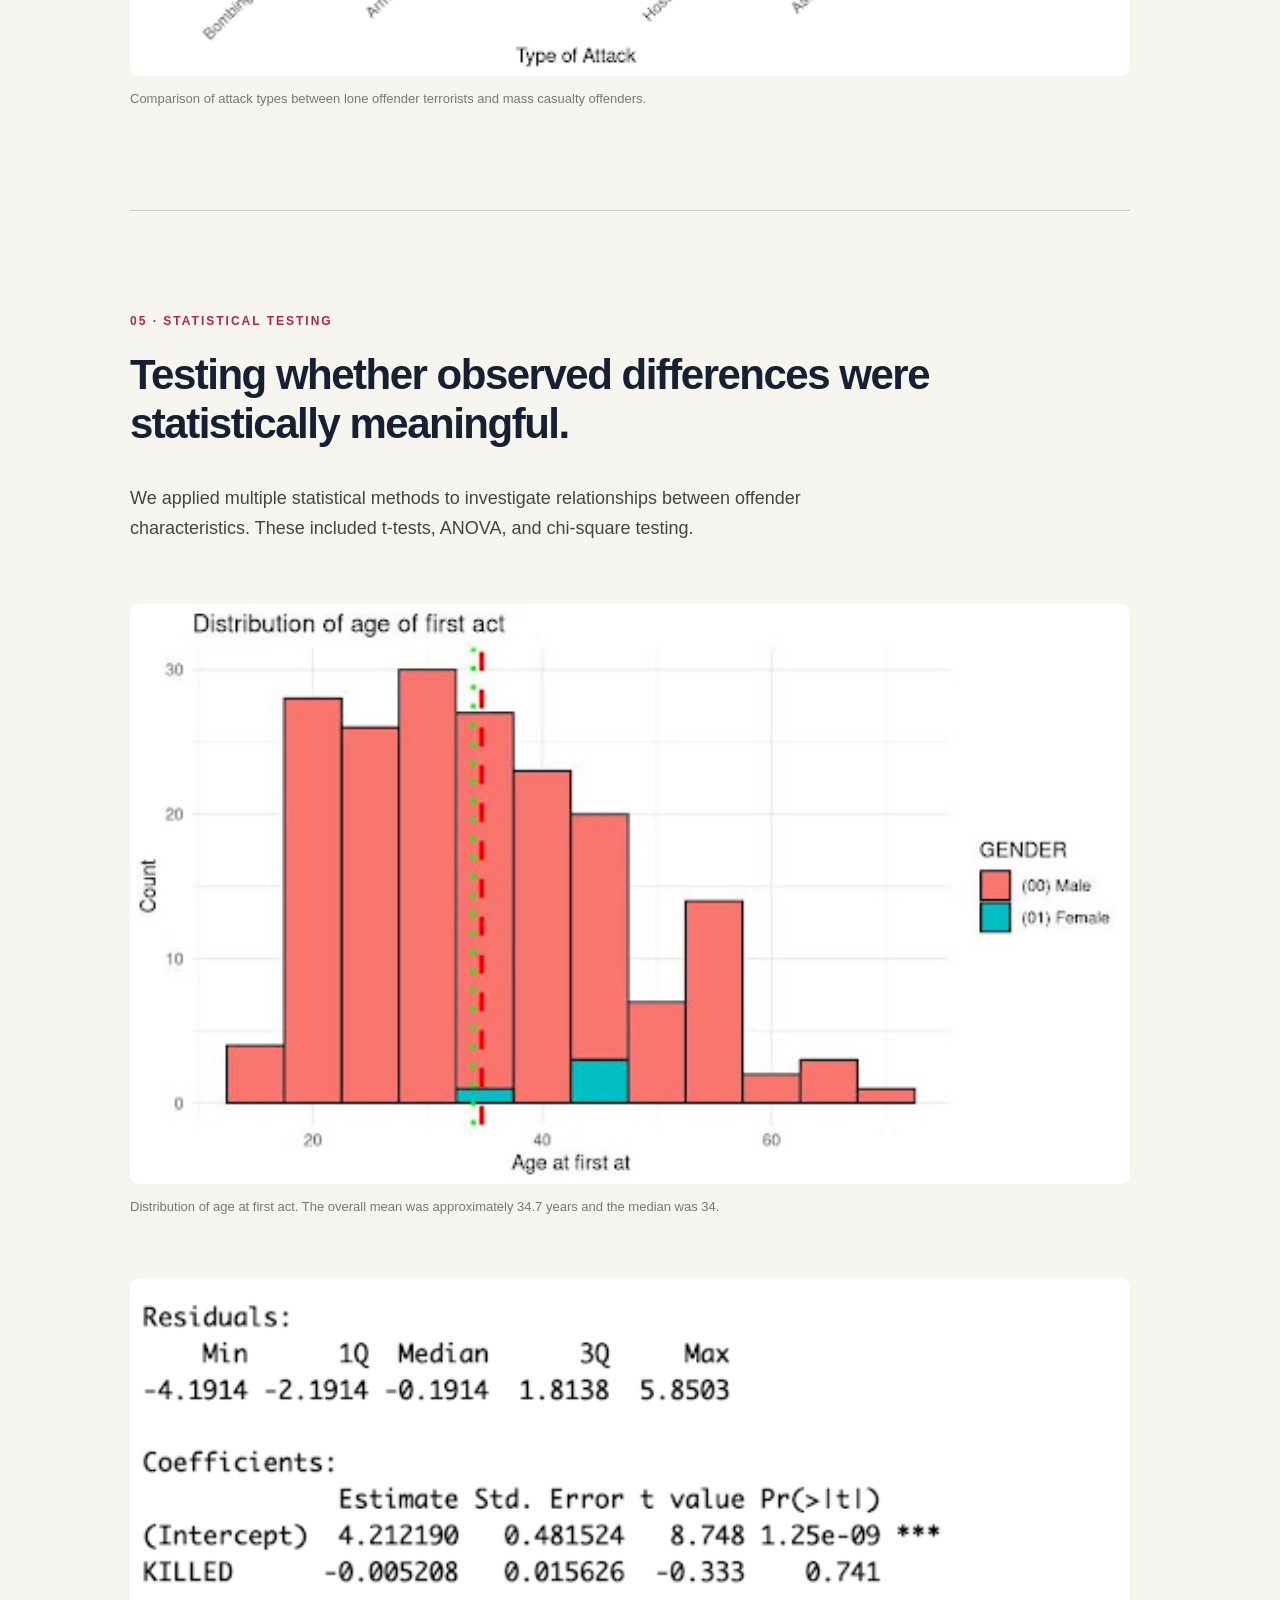
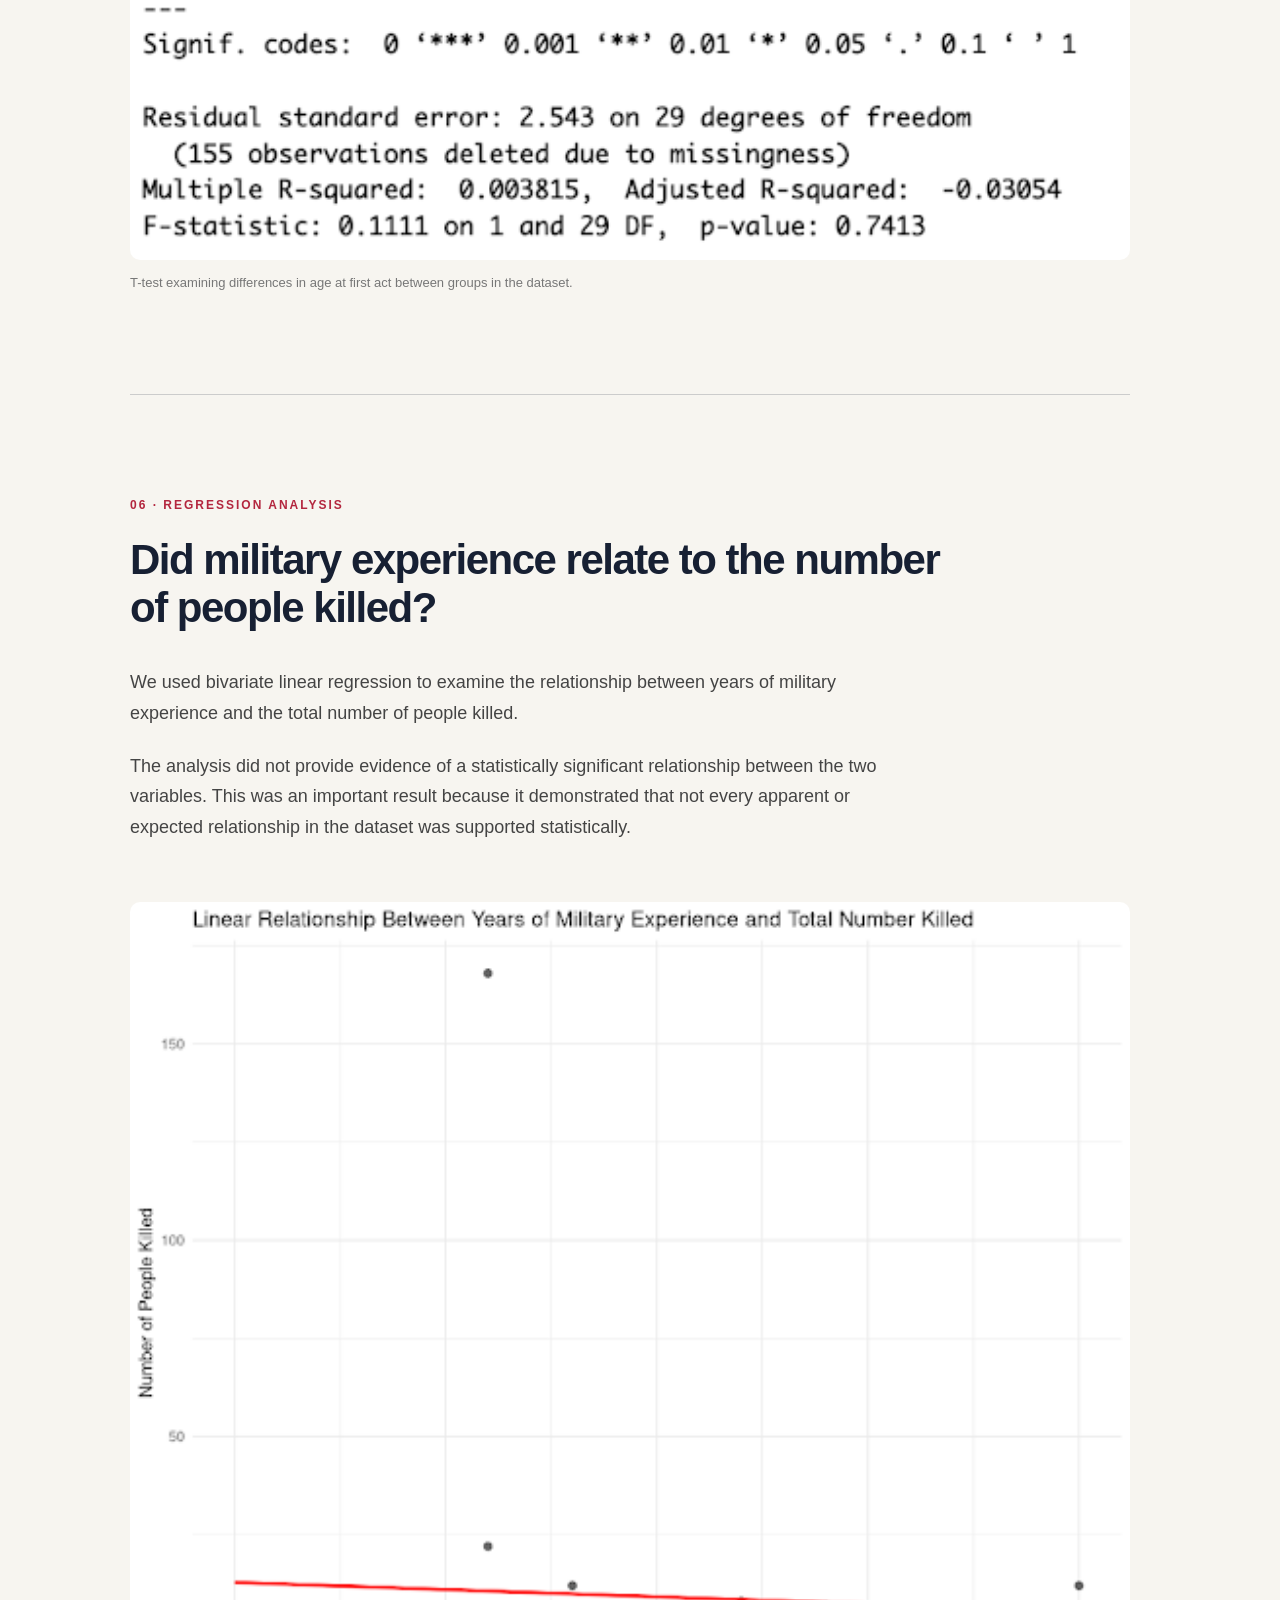
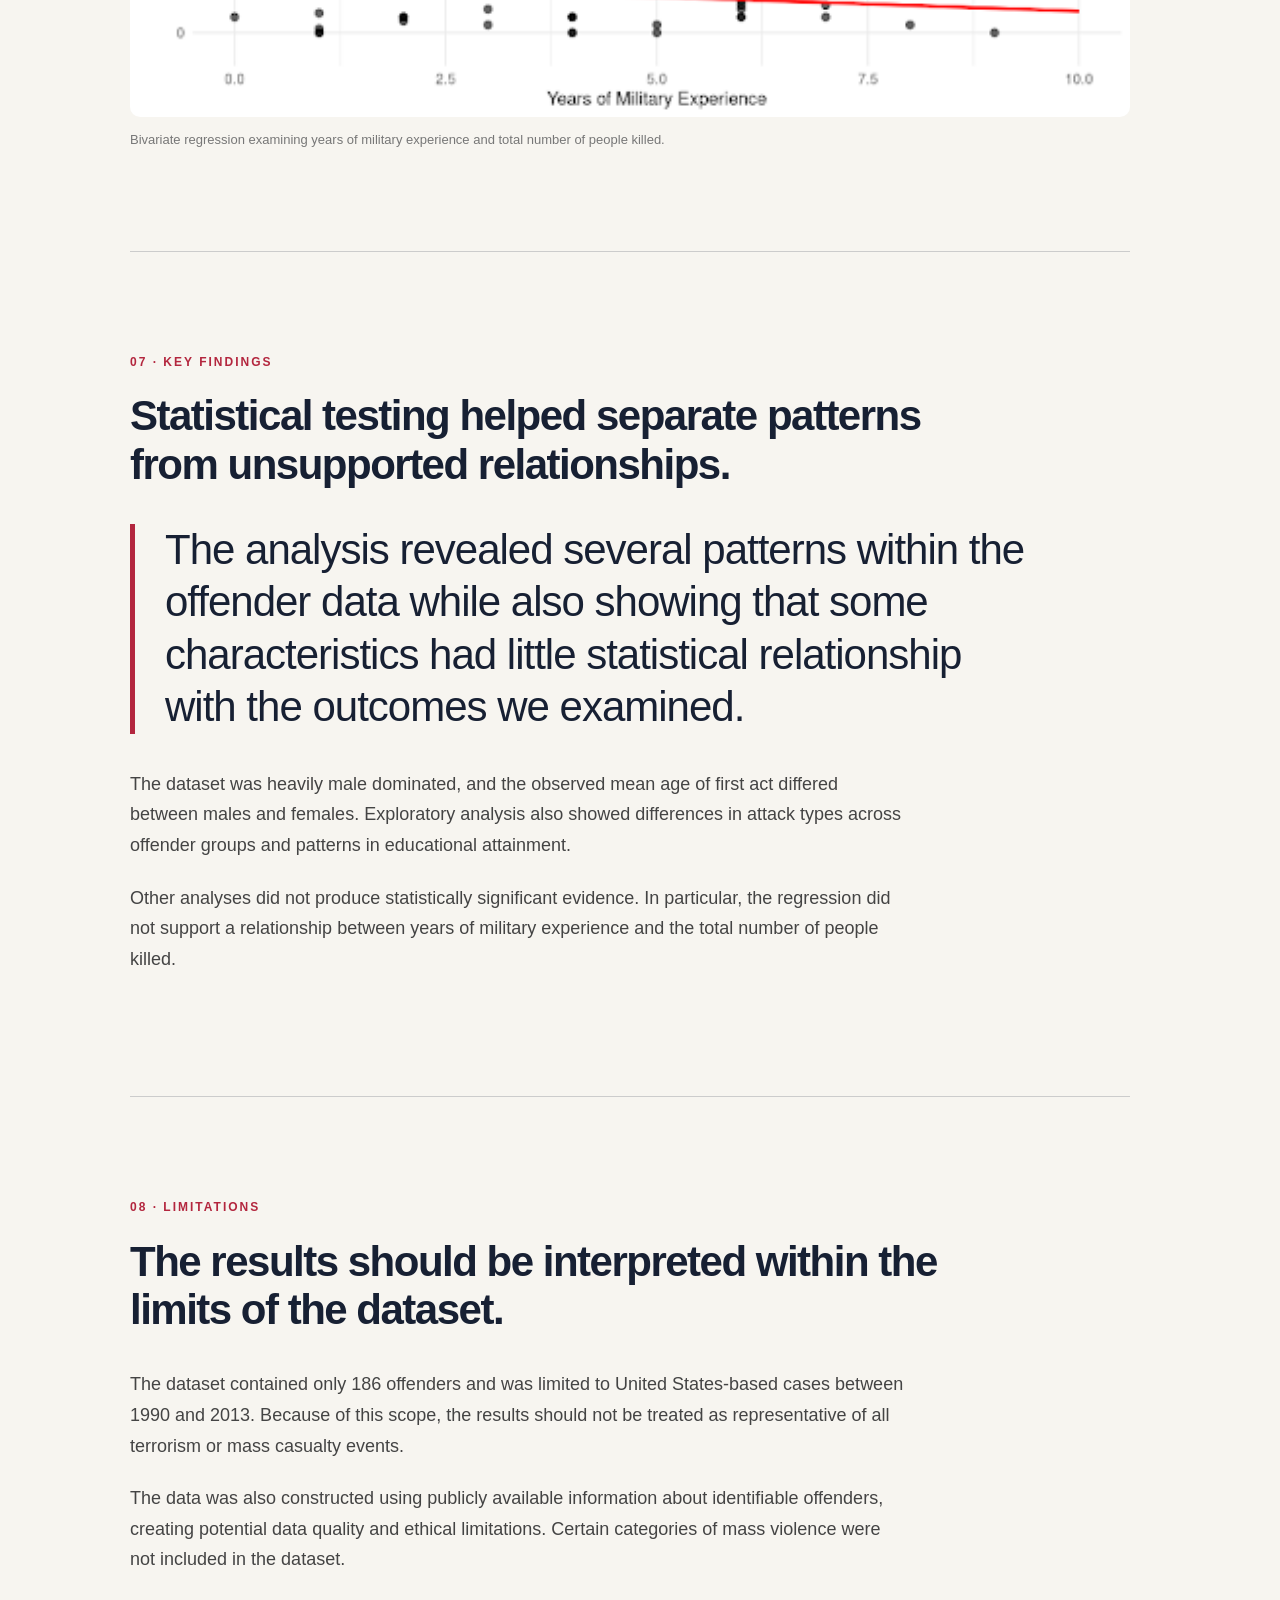
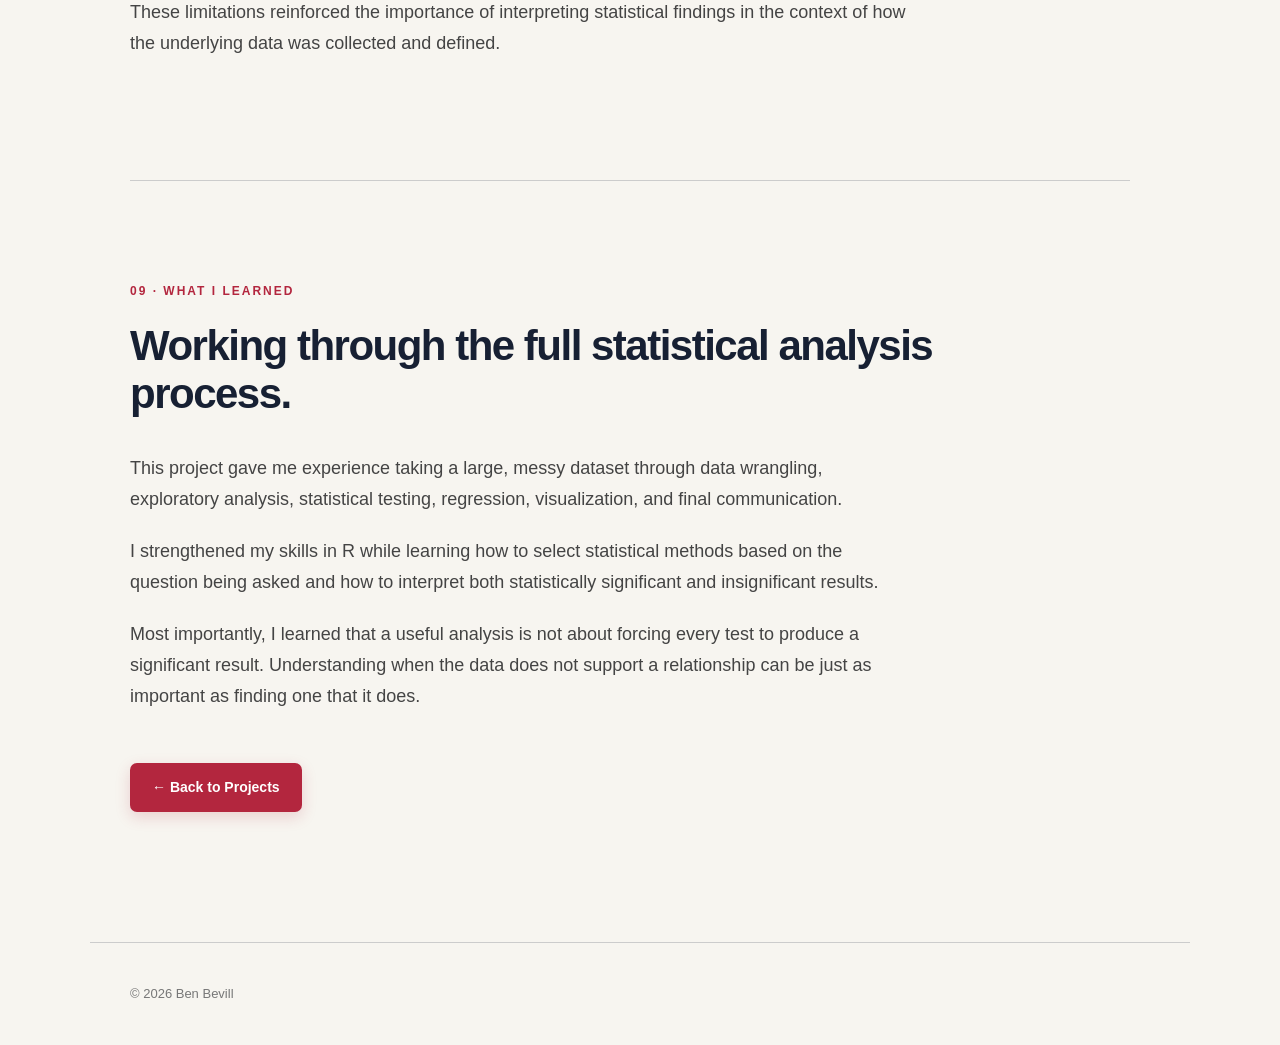
<file: terrorism.html>
<!DOCTYPE html>
<html lang="en">

<head>
    <meta charset="UTF-8">
    <meta name="viewport" content="width=device-width, initial-scale=1.0">

    <title>Terrorism Dataset Analysis | Ben Bevill</title>

    <meta
        name="description"
        content="Statistical analysis of lone offender terrorists and mass murderers by Ben Bevill."
    >

    <link rel="stylesheet" href="style.css">
</head>

<body>

    <!-- NAVIGATION -->

    <nav>

        <a href="index.html" class="logo">BB</a>

        <div class="nav-links">
            <a href="index.html#about">About</a>
            <a href="index.html#projects">Projects</a>
            <a href="index.html#experience">Experience</a>
            <a href="index.html#contact">Contact</a>
        </div>

    </nav>


    <main>


        <!-- PROJECT HERO -->

        <section class="project-hero">

            <a href="index.html#projects" class="back-link">
                ← Back to Projects
            </a>

            <p class="eyebrow">
                DENISON UNIVERSITY · DATA ANALYTICS PROJECT
            </p>

            <h1>
                Terrorism Dataset Analysis
            </h1>

            <p class="project-intro">
                Exploring characteristics, behaviors, and attack patterns
                among lone offender terrorists and mass murderers using
                data wrangling, statistical testing, regression, and
                data visualization.
            </p>

            <div class="skills">
                <span>R</span>
                <span>Data Wrangling</span>
                <span>Statistical Analysis</span>
                <span>T-Tests</span>
                <span>ANOVA</span>
                <span>Chi-Square</span>
                <span>Regression</span>
                <span>Data Visualization</span>
            </div>

        </section>


        <!-- THE QUESTION -->

        <section class="case-section">

            <p class="section-label">
                01 · THE QUESTION
            </p>

            <h2>
                What are the main characteristics of lone offender terrorists and mass murderers?
            </h2>

            <p>
                The goal of this project was to explore common characteristics,
                behaviors, experiences, and attack patterns among lone offender
                terrorists and mass murderers in the United States.
            </p>

            <p>
                We examined factors including demographics, education,
                attack type, military experience, religion, criminal history,
                and other behavioral characteristics to identify patterns
                within the data.
            </p>

        </section>


        <!-- THE DATA -->

        <section class="case-section">

            <p class="section-label">
                02 · THE DATA
            </p>

            <h2>
                A dataset containing 151 characteristics across 186 offenders.
            </h2>

            <p>
                The dataset was obtained from the U.S. Department of Justice
                through Data.gov and examines behavioral characteristics of
                lone offender terrorists and mass murderers in the United States.
            </p>

            <p>
                The observations cover offenders operating between 1990 and
                2013 and include developmental, behavioral, ideological, and
                sociodemographic factors.
            </p>

            <div class="stat-grid">

                <div class="stat-card">
                    <h3>186</h3>
                    <p>Offenders</p>
                </div>

                <div class="stat-card">
                    <h3>151</h3>
                    <p>Factor variables</p>
                </div>

                <div class="stat-card">
                    <h3>1990–2013</h3>
                    <p>Years covered</p>
                </div>

            </div>

        </section>


        <!-- DATA WRANGLING -->

        <section class="case-section">

            <p class="section-label">
                03 · DATA WRANGLING
            </p>

            <h2>
                Turning the original dataset into analysis-ready variables.
            </h2>

            <p>
                Many variables contained category descriptions alongside
                numeric codes, while special values were also used to
                represent unknown observations. The data needed to be
                transformed before analysis.
            </p>

            <div class="process-grid">

                <div class="process-step">

                    <p>01</p>

                    <h3>Extract</h3>

                    <span>
                        Used str_extract() to isolate numeric values from
                        variables containing both numbers and category labels.
                    </span>

                </div>


                <div class="process-step">

                    <p>02</p>

                    <h3>Transform</h3>

                    <span>
                        Used mutate() to create cleaned numeric variables that
                        could be used for statistical analysis and visualization.
                    </span>

                </div>


                <div class="process-step">

                    <p>03</p>

                    <h3>Clean</h3>

                    <span>
                        Re-coded values of 88 and 99, which represented
                        unknown observations, as missing values to prevent
                        them from distorting summaries and visualizations.
                    </span>

                </div>

            </div>

        </section>


        <!-- EXPLORATORY ANALYSIS -->

        <section class="case-section">

            <p class="section-label">
                04 · EXPLORATORY ANALYSIS
            </p>

            <h2>
                Exploring education and attack patterns within the data.
            </h2>

            <p>
                Before conducting statistical tests, we used visualizations
                to explore the distribution of offender characteristics and
                identify patterns worth investigating further.
            </p>


            <div class="project-visual-container">

                <img
                    src="images/education_level_distribution.png"
                    alt="Distribution of education levels among offenders"
                    class="project-visual"
                >

                <p class="visual-caption">
                    Distribution of education levels represented in the offender dataset.
                </p>

            </div>


            <div class="project-visual-container">

                <img
                    src="images/Attack types by offender type.png"
                    alt="Distribution of attack types by offender type"
                    class="project-visual"
                >

                <p class="visual-caption">
                    Comparison of attack types between lone offender terrorists
                    and mass casualty offenders.
                </p>

            </div>

        </section>


        <!-- STATISTICAL TESTING -->

        <section class="case-section">

            <p class="section-label">
                05 · STATISTICAL TESTING
            </p>

            <h2>
                Testing whether observed differences were statistically meaningful.
            </h2>

            <p>
                We applied multiple statistical methods to investigate
                relationships between offender characteristics. These included
                t-tests, ANOVA, and chi-square testing.
            </p>


            <div class="project-visual-container">

                <img
                    src="images/Age of first act.jpg"
                    alt="Distribution of age at first act"
                    class="project-visual"
                >

                <p class="visual-caption">
                    Distribution of age at first act. The overall mean was
                    approximately 34.7 years and the median was 34.
                </p>

            </div>


            <div class="project-visual-container">

                <img
                    src="images/t-test.png"
                    alt="T-test comparing age at first act"
                    class="project-visual"
                >

                <p class="visual-caption">
                    T-test examining differences in age at first act between
                    groups in the dataset.
                </p>

            </div>

        </section>


        <!-- REGRESSION -->

        <section class="case-section">

            <p class="section-label">
                06 · REGRESSION ANALYSIS
            </p>

            <h2>
                Did military experience relate to the number of people killed?
            </h2>

            <p>
                We used bivariate linear regression to examine the relationship
                between years of military experience and the total number of
                people killed.
            </p>

            <p>
                The analysis did not provide evidence of a statistically
                significant relationship between the two variables. This was
                an important result because it demonstrated that not every
                apparent or expected relationship in the dataset was supported
                statistically.
            </p>


            <div class="project-visual-container">

                <img
                    src="images/Military experience vs. total killed regression.png"
                    alt="Regression between military experience and total number killed"
                    class="project-visual"
                >

                <p class="visual-caption">
                    Bivariate regression examining years of military experience
                    and total number of people killed.
                </p>

            </div>

        </section>


        <!-- KEY FINDINGS -->

        <section class="case-section">

            <p class="section-label">
                07 · KEY FINDINGS
            </p>

            <h2>
                Statistical testing helped separate patterns from unsupported relationships.
            </h2>

            <p class="large-takeaway">
                The analysis revealed several patterns within the offender
                data while also showing that some characteristics had little
                statistical relationship with the outcomes we examined.
            </p>

            <p>
                The dataset was heavily male dominated, and the observed mean
                age of first act differed between males and females. Exploratory
                analysis also showed differences in attack types across offender
                groups and patterns in educational attainment.
            </p>

            <p>
                Other analyses did not produce statistically significant
                evidence. In particular, the regression did not support a
                relationship between years of military experience and the
                total number of people killed.
            </p>

        </section>


        <!-- LIMITATIONS -->

        <section class="case-section">

            <p class="section-label">
                08 · LIMITATIONS
            </p>

            <h2>
                The results should be interpreted within the limits of the dataset.
            </h2>

            <p>
                The dataset contained only 186 offenders and was limited to
                United States-based cases between 1990 and 2013. Because of
                this scope, the results should not be treated as representative
                of all terrorism or mass casualty events.
            </p>

            <p>
                The data was also constructed using publicly available
                information about identifiable offenders, creating potential
                data quality and ethical limitations. Certain categories of
                mass violence were not included in the dataset.
            </p>

            <p>
                These limitations reinforced the importance of interpreting
                statistical findings in the context of how the underlying
                data was collected and defined.
            </p>

        </section>


        <!-- WHAT I LEARNED -->

        <section class="case-section final-section">

            <p class="section-label">
                09 · WHAT I LEARNED
            </p>

            <h2>
                Working through the full statistical analysis process.
            </h2>

            <p>
                This project gave me experience taking a large, messy dataset
                through data wrangling, exploratory analysis, statistical
                testing, regression, visualization, and final communication.
            </p>

            <p>
                I strengthened my skills in R while learning how to select
                statistical methods based on the question being asked and how
                to interpret both statistically significant and insignificant
                results.
            </p>

            <p>
                Most importantly, I learned that a useful analysis is not about
                forcing every test to produce a significant result. Understanding
                when the data does not support a relationship can be just as
                important as finding one that it does.
            </p>

            <a
                href="index.html#projects"
                class="primary-button"
            >
                ← Back to Projects
            </a>

        </section>

    </main>


    <footer>

        <p>
            © 2026 Ben Bevill
        </p>

    </footer>

</body>

</html>
</file>
<file: style.css>
/* =========================================================
   BEN BEVILL PORTFOLIO
   ========================================================= */


/* ---------- BASE ---------- */

:root {
    --background: #F7F5F0;
    --surface: #FFFFFF;
    --text: #172033;
    --muted: #626979;
    --accent: #B3263E;
    --accent-light: #F1E3E5;
    --border: #DDD9D1;
    --navy-light: #E8EBF0;
}

* {
    margin: 0;
    padding: 0;
    box-sizing: border-box;
}

html {
    scroll-behavior: smooth;
}

body {
    font-family: Arial, Helvetica, sans-serif;
    background: var(--background);
    color: var(--text);
    line-height: 1.6;
}

main {
    max-width: 1100px;
    margin: 0 auto;
    padding: 0 40px;
}

section {
    padding: 100px 0;
}

p {
    line-height: 1.7;
}


/* ---------- NAVIGATION ---------- */

nav {
    max-width: 1180px;
    margin: 0 auto;
    padding: 28px 40px;

    display: flex;
    justify-content: space-between;
    align-items: center;
}

.logo {
    color: var(--accent);
    text-decoration: none;
    font-size: 22px;
    font-weight: 800;
    letter-spacing: -1px;
}

.nav-links {
    display: flex;
    gap: 32px;
}

.nav-links a {
    color: var(--text);
    text-decoration: none;
    font-size: 14px;
    font-weight: 600;
    transition: 0.2s ease;
}

.nav-links a:hover {
    color: var(--accent);
}

/* ---------- HERO ---------- */

.hero {
    min-height: 78vh;
    display: flex;
    flex-direction: column;
    justify-content: center;
    max-width: 850px;
}

.eyebrow,
.section-label {
    font-size: 12px;
    font-weight: 700;
    letter-spacing: 2px;
    text-transform: uppercase;
    margin-bottom: 20px;
    color: var(--accent);
}

.hero h1 {
    font-size: clamp(52px, 8vw, 92px);
    line-height: 0.98;
    letter-spacing: -4px;
    margin-bottom: 30px;
    color: var(--text);
}

.hero-text {
    max-width: 650px;
    font-size: 24px;
    line-height: 1.45;
    color: #555;
}

.hero-buttons {
    display: flex;
    gap: 14px;
    margin-top: 38px;
}


/* ---------- BUTTONS ---------- */

.primary-button,
.secondary-button {
    display: inline-block;
    padding: 13px 22px;
    border-radius: 7px;
    text-decoration: none;
    font-weight: 700;
    font-size: 14px;
    transition: 0.2s ease;
}

.primary-button {
    background: var(--accent);
    color: white;
    box-shadow: 0 5px 15px rgba(179, 38, 62, 0.18);
}

.secondary-button {
    background: white;
    border: 1px solid var(--border);
    color: var(--text);
}

.primary-button:hover {
    transform: translateY(-3px);
    box-shadow: 0 8px 20px rgba(179, 38, 62, 0.25);
}

.secondary-button:hover {
    transform: translateY(-3px);
    border-color: var(--accent);
}

/* ---------- GENERAL SECTION HEADINGS ---------- */

section h2 {
    font-size: 42px;
    line-height: 1.15;
    letter-spacing: -1.5px;
    margin-bottom: 35px;
}

#about {
    max-width: 760px;
}

#about > p:not(.section-label) {
    font-size: 19px;
    color: #444;
    margin-bottom: 20px;
}


/* =========================================================
   HOMEPAGE PROJECTS
   ========================================================= */

.project-card {
    background: var(--surface);
    padding: 40px;
    margin-bottom: 22px;
    border: 1px solid var(--border);
    border-radius: 14px;
    box-shadow: 0 4px 18px rgba(23, 32, 51, 0.05);
    transition: 0.25s ease;
}

.project-card:hover {
    transform: translateY(-5px);
    box-shadow: 0 12px 30px rgba(23, 32, 51, 0.10);
    border-color: #c9c4bb;
}

.project-card:last-child {
    border-bottom: 1px solid var(--border);
}

.project-number {
    font-size: 12px;
    font-weight: bold;
    margin-bottom: 14px;
    color: #777;
}

.project-card h3 {
    font-size: 29px;
    line-height: 1.25;
    margin-bottom: 4px;
}

.project-company {
    color: #666;
    margin-bottom: 20px;
}

.project-card > p:not(.project-number):not(.project-company) {
    max-width: 760px;
    font-size: 17px;
    color: #444;
}


/* ---------- SKILL TAGS ---------- */

.skills {
    display: flex;
    flex-wrap: wrap;
    gap: 9px;
    margin-top: 25px;
}

.skills span {
    background: var(--navy-light);
    color: var(--text);
    padding: 7px 12px;
    border-radius: 20px;
    font-size: 12px;
    font-weight: 600;
}

/* ---------- PROJECT LINKS ---------- */

.project-link {
    display: inline-block;
    margin-top: 27px;
    color: #171717;
    text-decoration: none;
    font-size: 14px;
    font-weight: 700;
    border-bottom: 1px solid #171717;
    padding-bottom: 3px;
    transition: 0.2s ease;
}

.project-link:hover {
    opacity: 0.55;
    transform: translateX(4px);
}


/* =========================================================
   EXPERIENCE
   ========================================================= */

.experience-item {
    border-top: 1px solid #ccc;
    padding: 30px 0;
}

.experience-item:last-child {
    border-bottom: 1px solid #ccc;
}

.experience-item h3 {
    font-size: 21px;
    margin-bottom: 3px;
}

.experience-item p:nth-child(2) {
    color: #777;
    font-size: 14px;
    margin-bottom: 10px;
}

.experience-item p:last-child {
    max-width: 700px;
    color: #444;
}


/* =========================================================
   CONTACT
   ========================================================= */

#contact {
    max-width: 760px;
}

#contact > p:not(.section-label) {
    font-size: 19px;
    color: #444;
}

.contact-links {
    margin-top: 30px;
    display: flex;
    flex-wrap: wrap;
    gap: 15px;
}

.contact-links a {
    background: #171717;
    color: white;
    padding: 12px 20px;
    border-radius: 6px;
    text-decoration: none;
    font-weight: 700;
    transition: 0.2s ease;
}

.contact-links a:hover {
    transform: translateY(-2px);
}


/* =========================================================
   MCCALLIE PROJECT PAGE
   ========================================================= */


/* ---------- PROJECT HERO ---------- */

.project-hero {
    padding-top: 80px;
    padding-bottom: 110px;
    max-width: 950px;
}

.back-link {
    display: inline-block;
    color: #666;
    text-decoration: none;
    font-size: 14px;
    font-weight: 600;
    margin-bottom: 70px;
    transition: 0.2s ease;
}

.back-link:hover {
    color: #171717;
    transform: translateX(-3px);
}

.project-hero h1 {
    font-size: clamp(48px, 7vw, 82px);
    line-height: 1;
    letter-spacing: -3.5px;
    max-width: 950px;
    margin-bottom: 30px;
}

.project-intro {
    max-width: 780px;
    font-size: 23px;
    line-height: 1.5;
    color: #555;
}


/* ---------- CASE STUDY SECTIONS ---------- */

.case-section {
    border-top: 1px solid #ccc;
    max-width: 1000px;
}

.case-section > p:not(.section-label):not(.large-takeaway) {
    max-width: 780px;
    font-size: 18px;
    color: #444;
    margin-bottom: 22px;
}

.case-section h2 {
    max-width: 850px;
}

.final-section {
    padding-bottom: 130px;
}

.final-section .primary-button {
    margin-top: 30px;
}


/* =========================================================
   STAT CARDS
   ========================================================= */

.stat-grid {
    display: grid;
    grid-template-columns: repeat(3, 1fr);
    gap: 16px;
    margin-top: 50px;
    margin-bottom: 25px;
}

.stat-card {
    background: var(--text);
    color: white;
    padding: 35px 30px;
    border-radius: 12px;
    box-shadow: 0 6px 18px rgba(23, 32, 51, 0.12);
}

.stat-card h3 {
    color: white;
    font-size: 38px;
    line-height: 1;
    letter-spacing: -1.5px;
    margin-bottom: 12px;
}

.stat-card p {
    color: #CBD0D9;
    font-size: 14px;
}

/* =========================================================
   PROCESS
   ========================================================= */

.process-grid {
    margin-top: 50px;
    border-top: 1px solid #ccc;
}

.process-step {
    display: grid;
    grid-template-columns: 60px 170px 1fr;
    gap: 25px;
    align-items: start;

    padding: 28px 0;
    border-bottom: 1px solid #ccc;
}

.process-step > p {
    font-size: 12px;
    font-weight: 700;
    color: #888;
}

.process-step h3 {
    font-size: 20px;
}

.process-step span {
    max-width: 600px;
    color: #555;
    font-size: 16px;
    line-height: 1.6;
}


/* =========================================================
   DATA TABLE
   ========================================================= */

.table-wrapper {
    width: 100%;
    overflow-x: auto;
    margin-top: 50px;
    margin-bottom: 55px;
}

.project-table {
    width: 100%;
    border-collapse: collapse;
    min-width: 750px;
}

.project-table th {
    text-align: left;
    font-size: 12px;
    text-transform: uppercase;
    letter-spacing: 0.5px;
    padding: 16px 14px;
    border-bottom: 2px solid #171717;
}

.project-table td {
    padding: 17px 14px;
    border-bottom: 1px solid #ccc;
    color: #444;
    font-size: 15px;
}

.project-table tbody tr:hover {
    background: #eeeeea;
}


/* =========================================================
   VISUALIZATION AREAS
   ========================================================= */

.visual-placeholder {
    margin-top: 60px;
    padding: 60px;
    background: #ecece8;
    border-radius: 10px;
}

.visual-placeholder .section-label {
    margin-bottom: 14px;
}

.visual-placeholder h3 {
    font-size: 28px;
    line-height: 1.25;
    margin-bottom: 12px;
}

.visual-placeholder > p:last-child {
    max-width: 600px;
    color: #666;
}


/* Future styling for real project images */

.project-visual {
    width: 100%;
    display: block;
    margin-top: 60px;
    border-radius: 10px;
}

.visual-caption {
    color: #777;
    font-size: 13px;
    margin-top: 12px;
}


/* =========================================================
   COLOR-CODED EXPLANATION
   ========================================================= */

.legend-grid {
    display: grid;
    grid-template-columns: repeat(3, 1fr);
    gap: 16px;
    margin-top: 45px;
}

.legend-item {
    background: #ecece8;
    padding: 30px;
    border-radius: 10px;
}

.legend-item h3 {
    font-size: 19px;
    margin-bottom: 12px;
}

.legend-item p {
    color: #555;
    font-size: 14px;
}


/* =========================================================
   KEY FINDING
   ========================================================= */

.large-takeaway {
    max-width: 900px;
    font-size: clamp(27px, 4vw, 42px);
    line-height: 1.25;
    letter-spacing: -1px;
    margin-bottom: 35px;
    color: var(--text);
    border-left: 5px solid var(--accent);
    padding-left: 30px;
}


/* =========================================================
   FOOTER
   ========================================================= */

footer {
    max-width: 1100px;
    margin: 0 auto;
    padding: 40px;
    border-top: 1px solid #ccc;
    font-size: 13px;
    color: #777;
}


/* =========================================================
   TABLET
   ========================================================= */

@media (max-width: 900px) {

    .stat-grid {
        grid-template-columns: 1fr;
    }

    .legend-grid {
        grid-template-columns: 1fr;
    }

    .process-step {
        grid-template-columns: 45px 140px 1fr;
    }

}


/* =========================================================
   MOBILE
   ========================================================= */

@media (max-width: 700px) {

    main {
        padding: 0 22px;
    }

    nav {
        padding: 22px;
    }

    .nav-links {
        gap: 14px;
    }

    .nav-links a {
        font-size: 11px;
    }

    section {
        padding: 70px 0;
    }


    /* Homepage hero */

    .hero {
        min-height: 75vh;
    }

    .hero h1 {
        letter-spacing: -2px;
    }

    .hero-text {
        font-size: 19px;
    }

    .hero-buttons {
        flex-direction: column;
        align-items: flex-start;
    }


    /* Headings */

    section h2 {
        font-size: 34px;
    }


    /* Project page */

    .project-hero {
        padding-top: 50px;
        padding-bottom: 80px;
    }

    .project-hero h1 {
        letter-spacing: -2px;
    }

    .project-intro {
        font-size: 19px;
    }

    .back-link {
        margin-bottom: 50px;
    }

    .case-section > p:not(.section-label):not(.large-takeaway) {
        font-size: 16px;
    }


    /* Stats */

    .stat-card {
        padding: 28px 24px;
    }

    .stat-card h3 {
        font-size: 32px;
    }


    /* Process */

    .process-step {
        display: block;
    }

    .process-step > p {
        margin-bottom: 8px;
    }

    .process-step h3 {
        margin-bottom: 8px;
    }


    /* Visualizations */

    .visual-placeholder {
        padding: 35px 25px;
    }

    .visual-placeholder h3 {
        font-size: 23px;
    }


    /* Footer */

    footer {
        padding: 30px 22px;
    }

}
</file>
